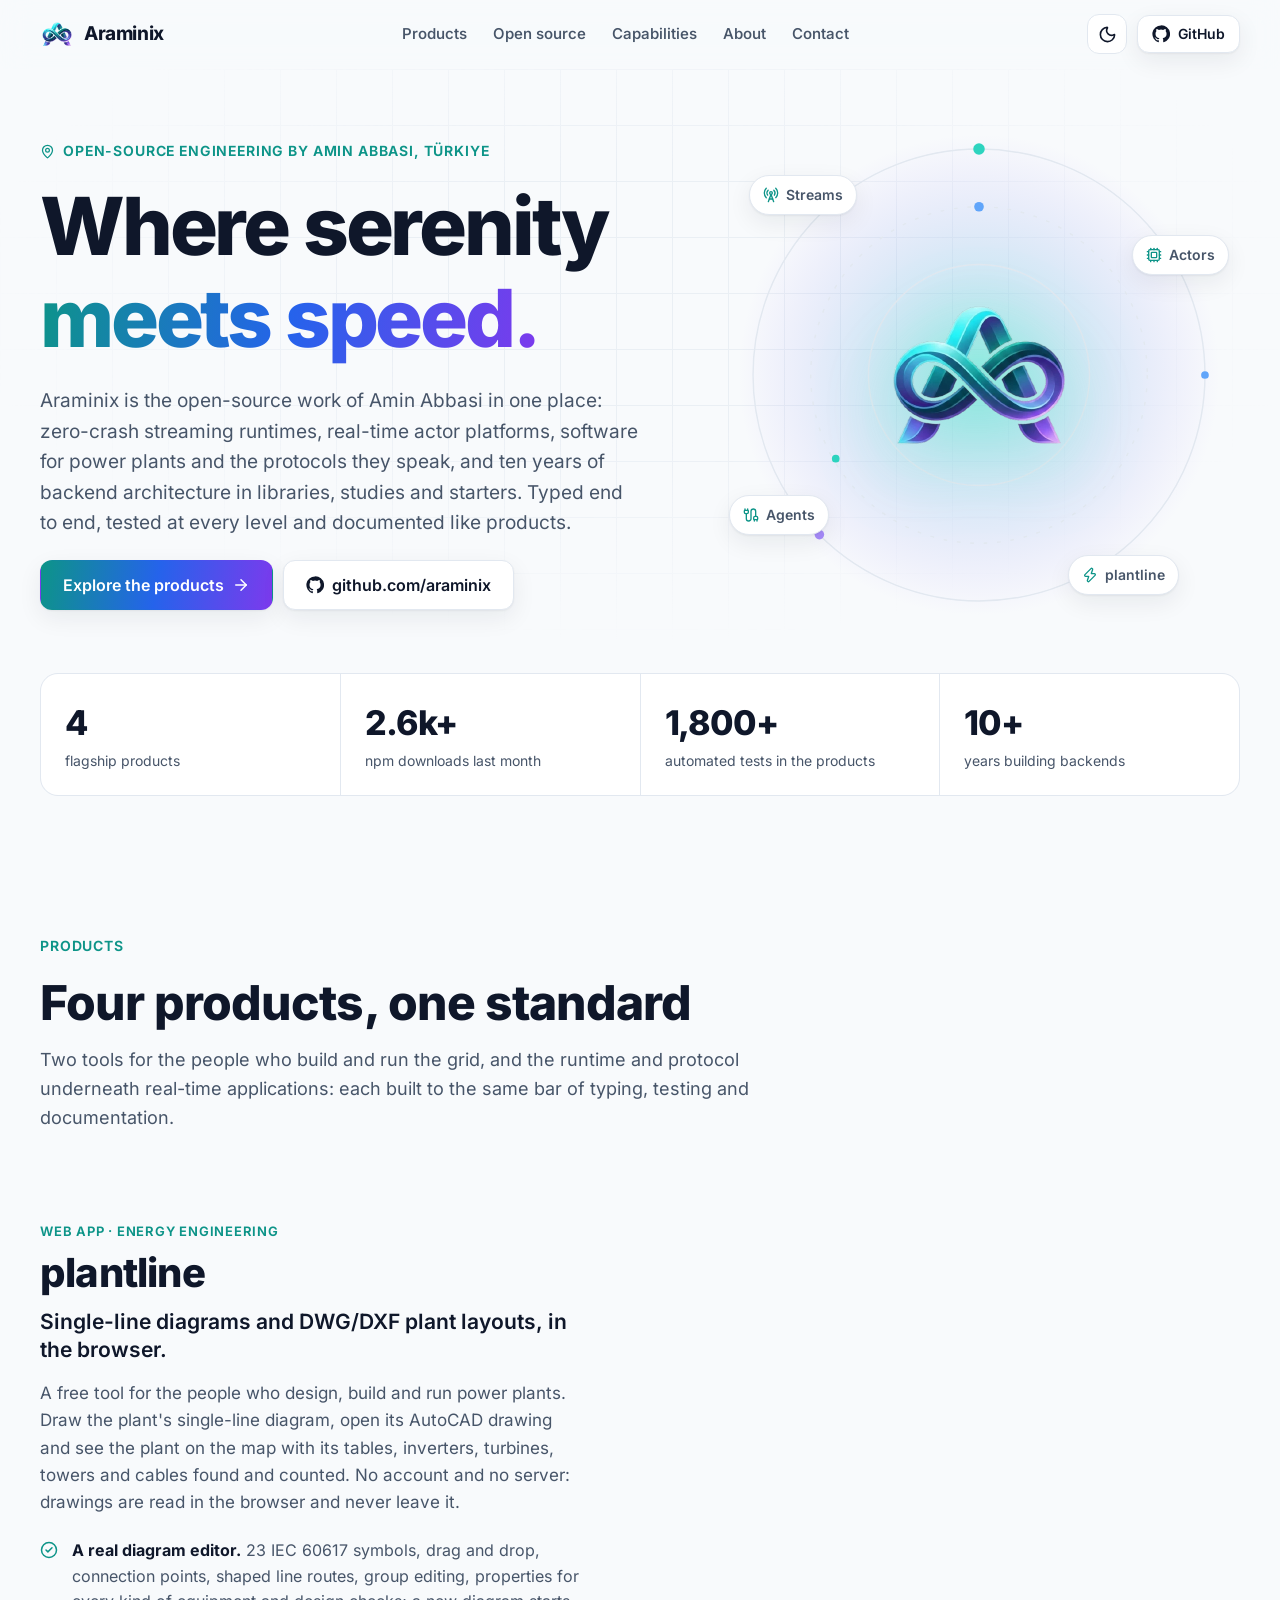
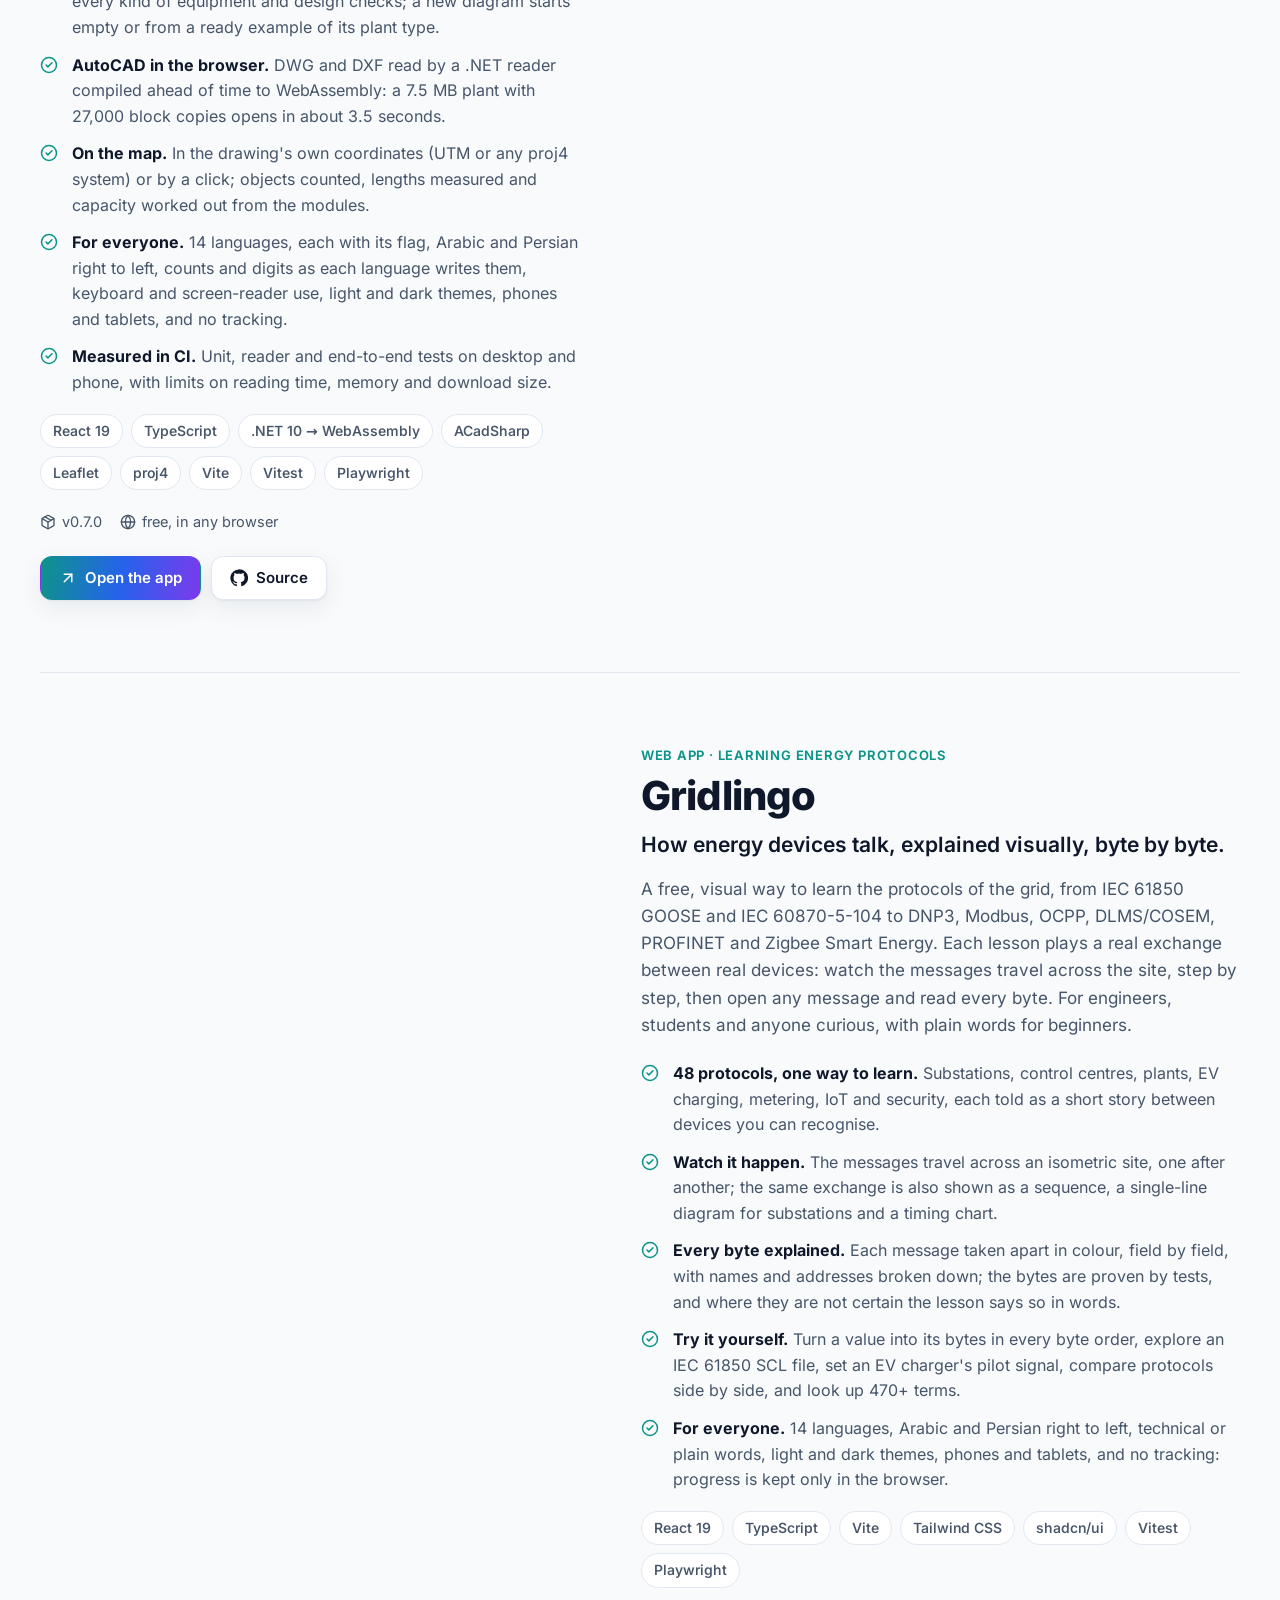
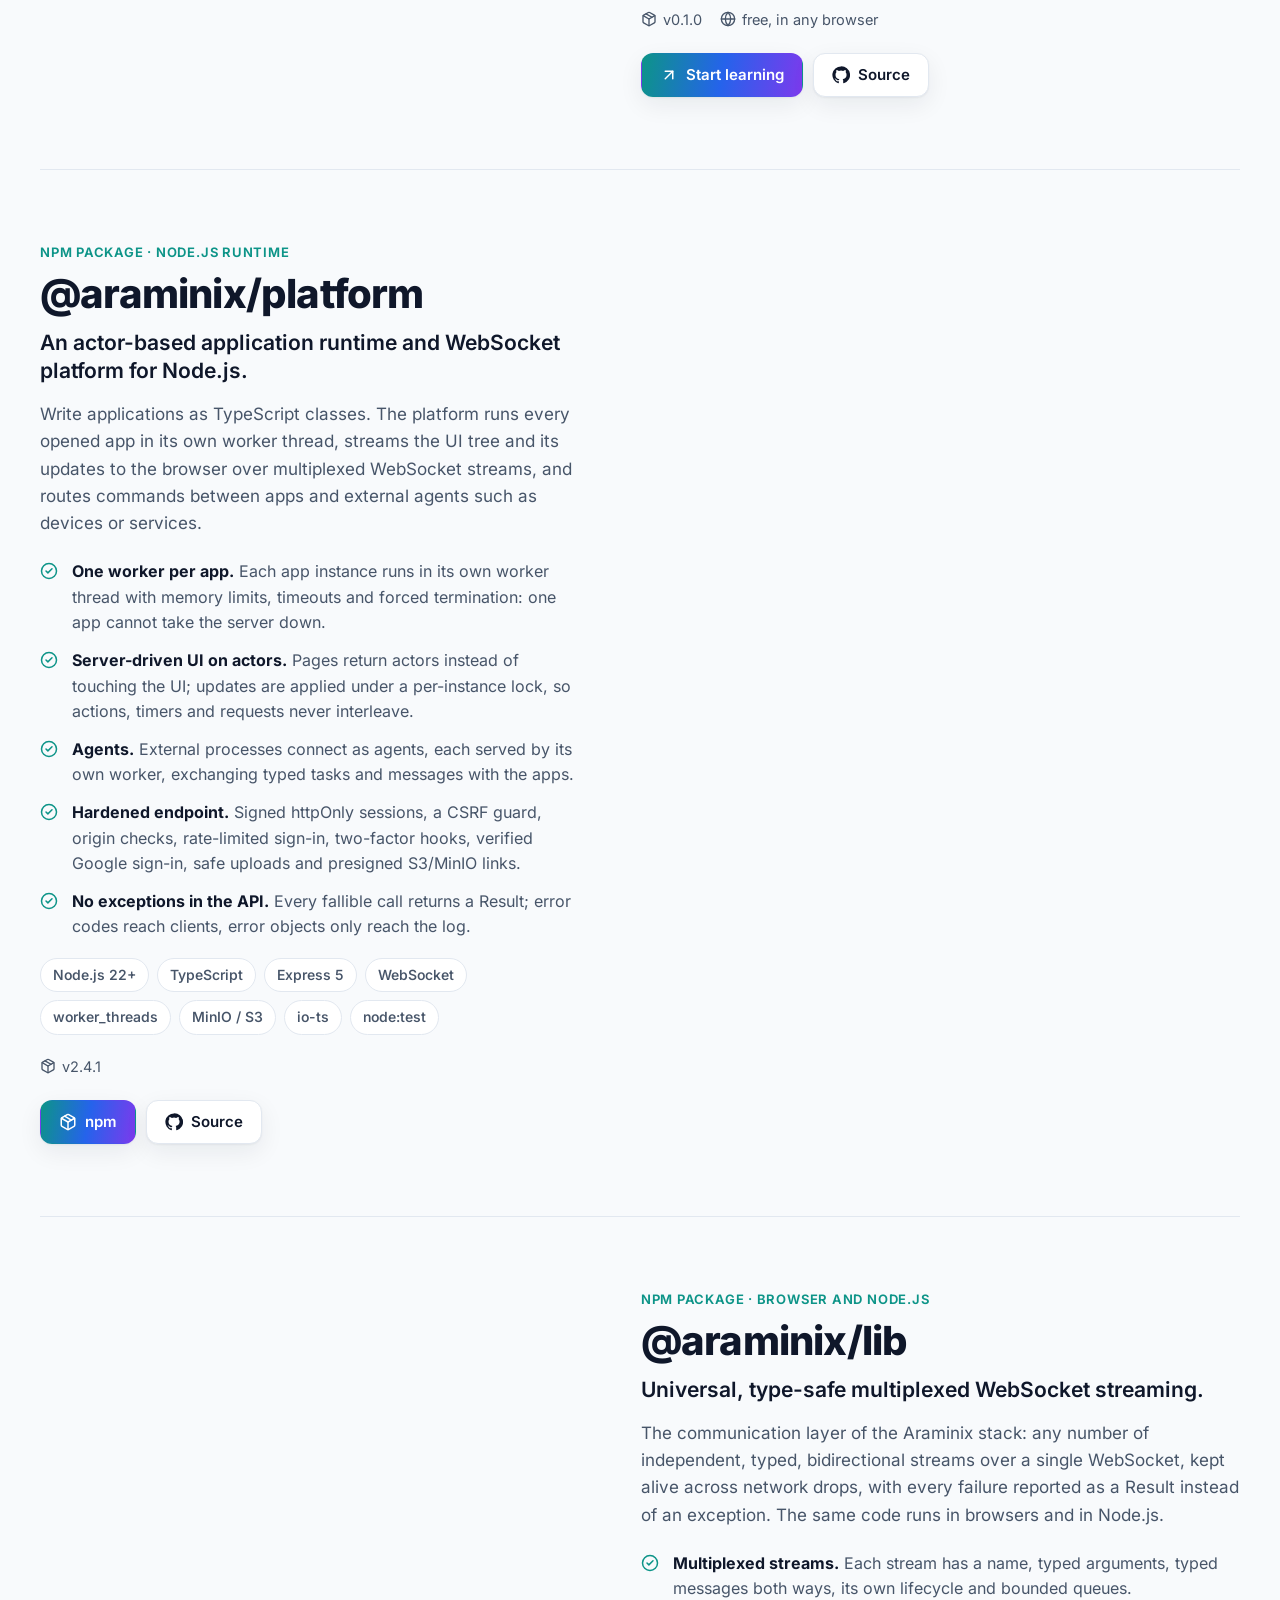
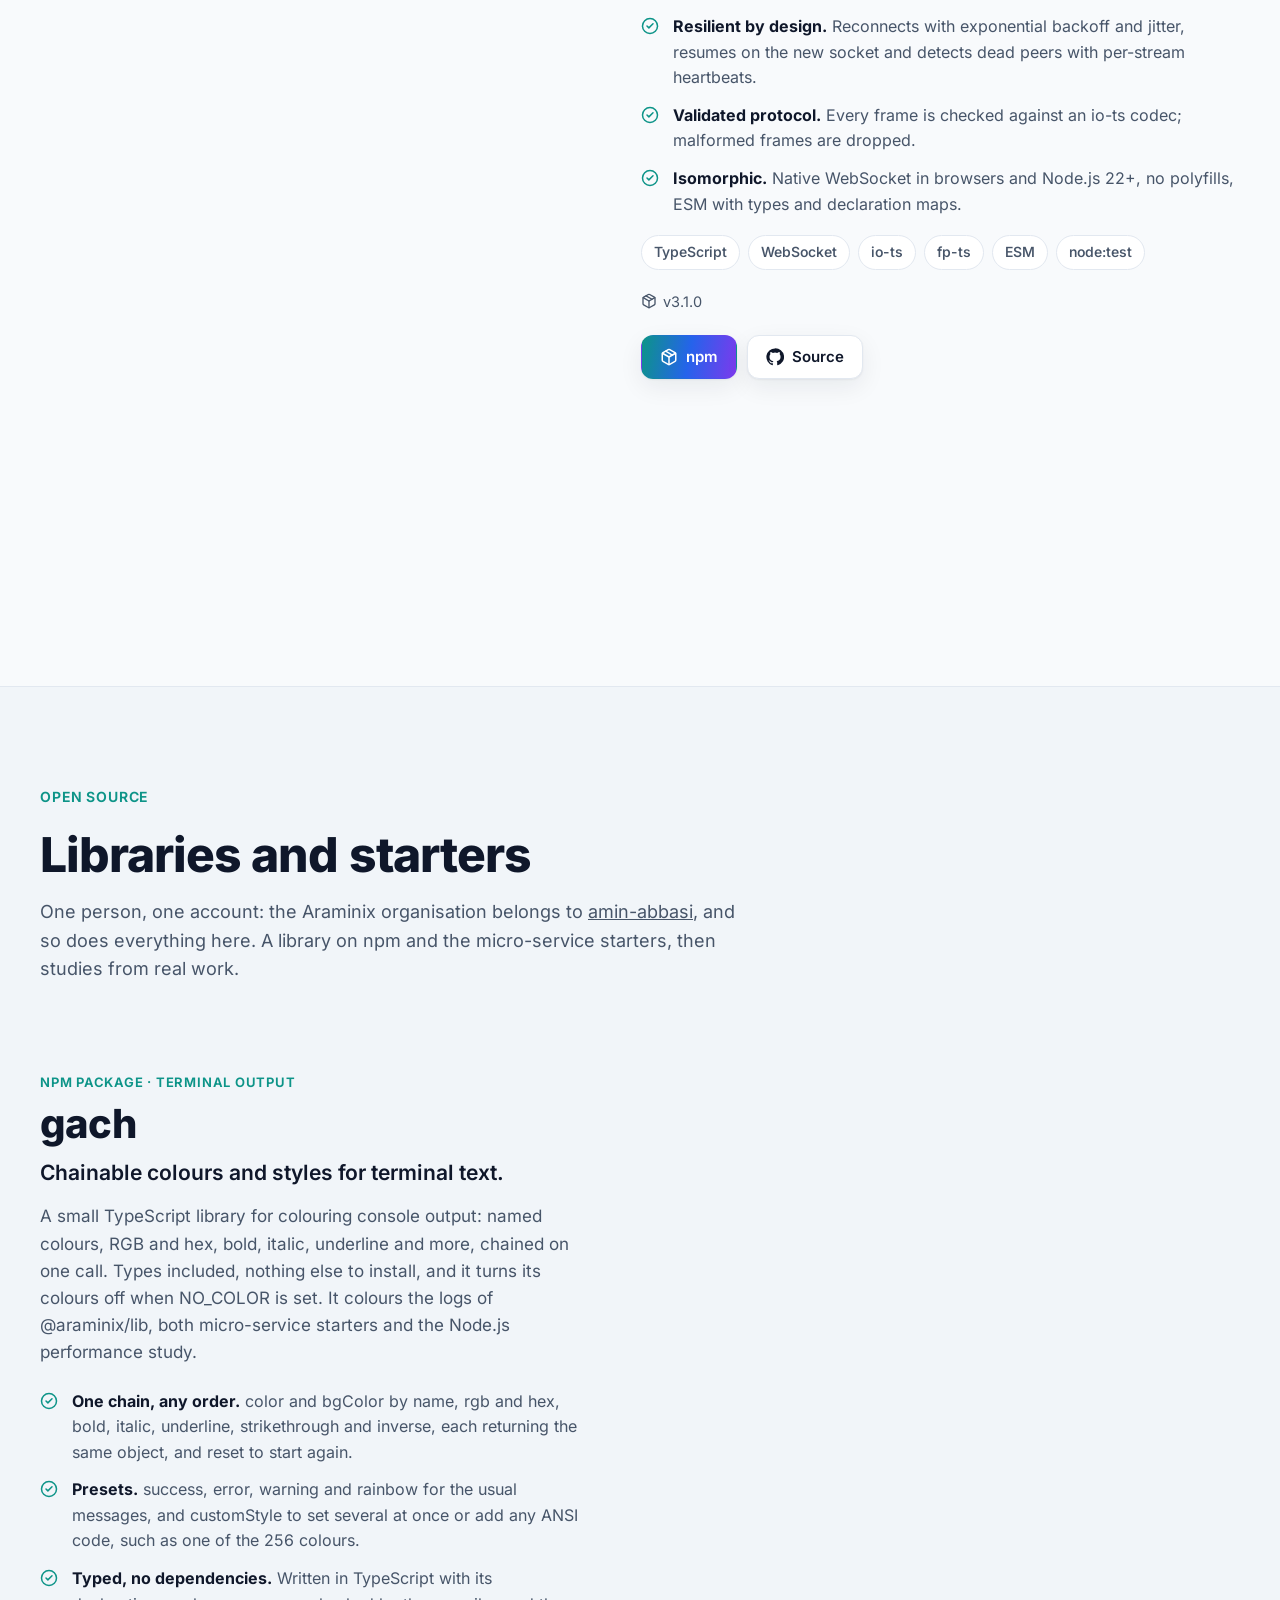
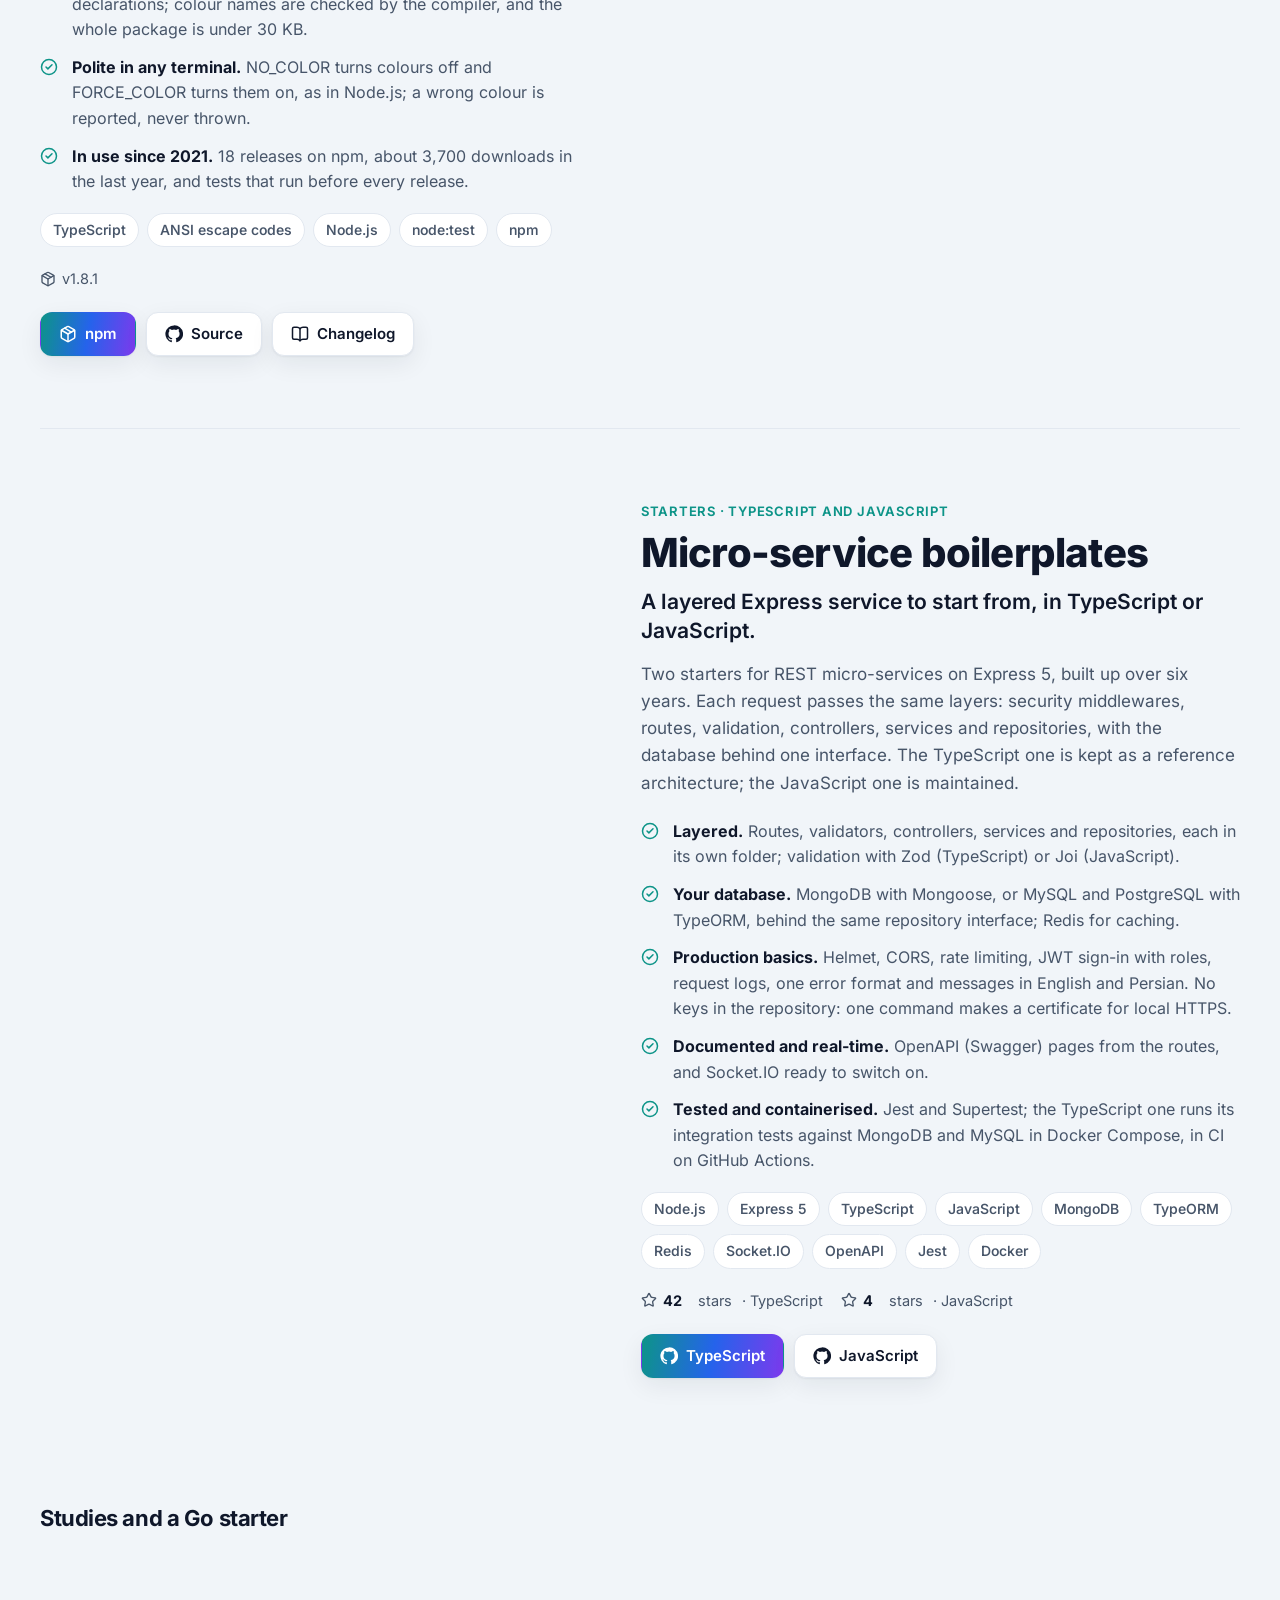
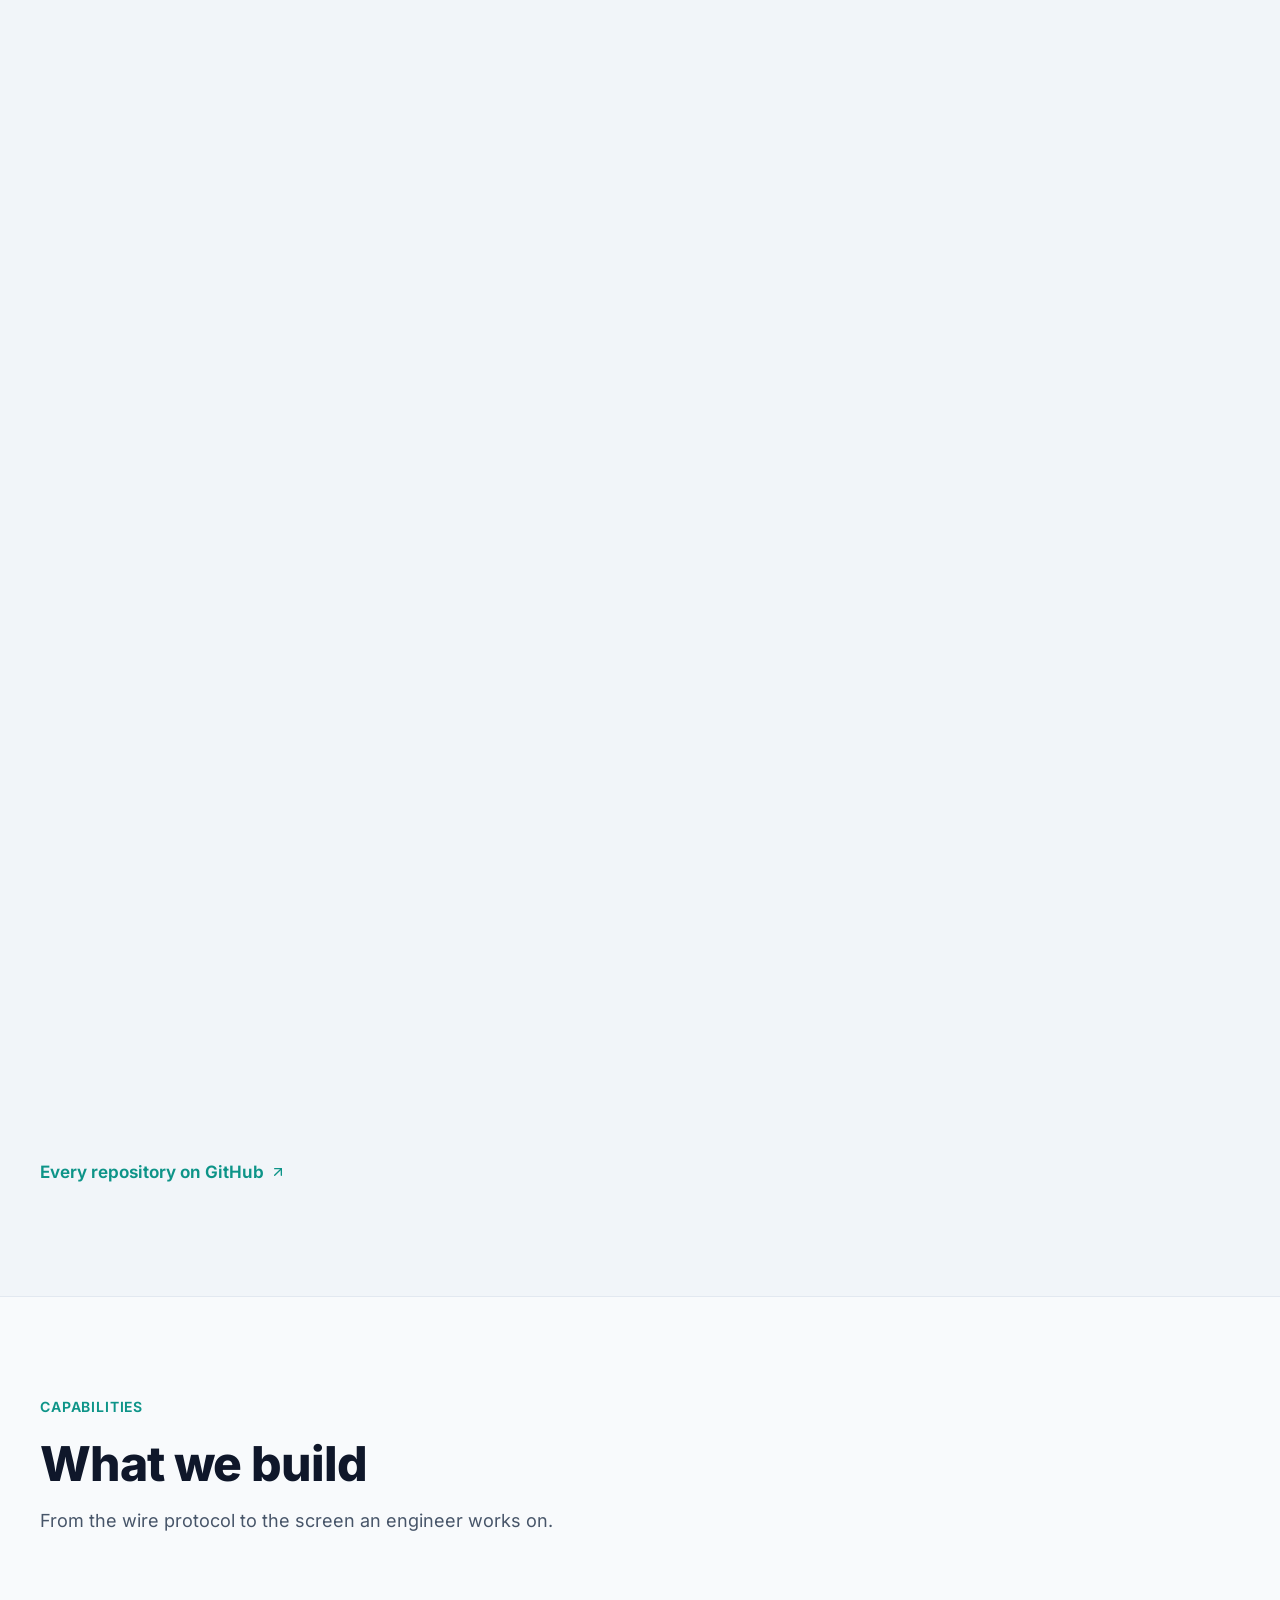
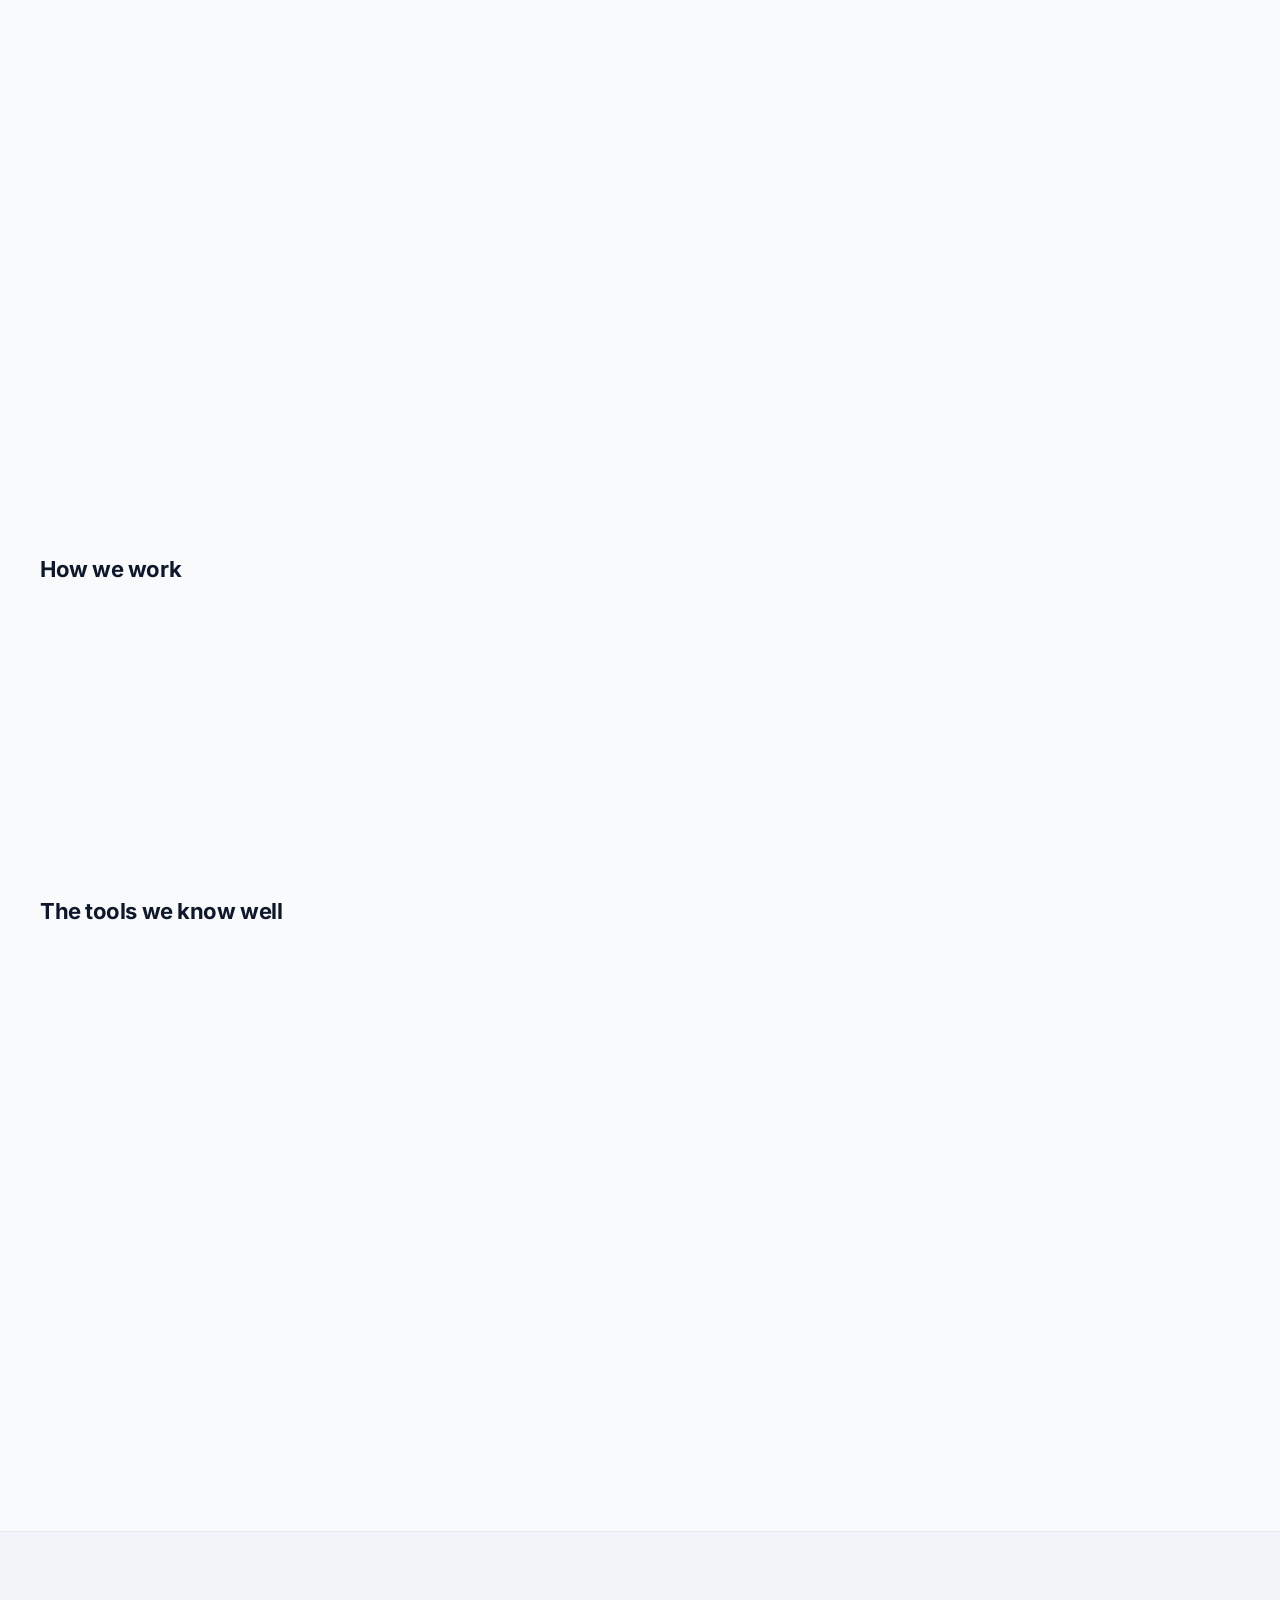
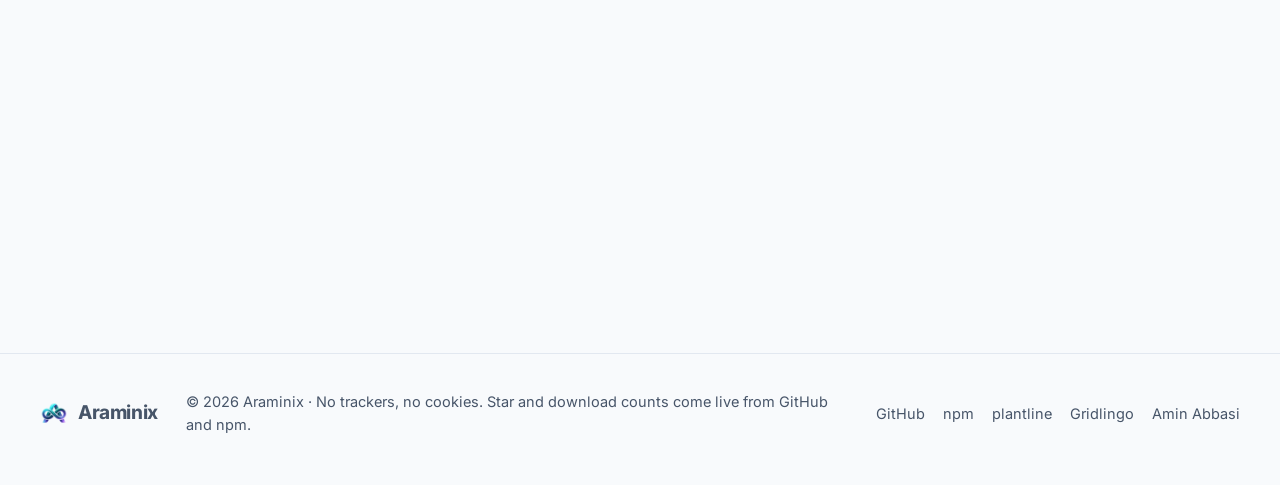
<file: index.html>
<!doctype html>
<html lang="en">
<head>
<meta charset="utf-8">
<meta name="viewport" content="width=device-width, initial-scale=1, viewport-fit=cover">
<meta http-equiv="Content-Security-Policy" content="default-src 'self'; img-src 'self' data:; style-src 'self'; script-src 'self'; font-src 'self'; connect-src https://api.github.com https://api.npmjs.org; object-src 'none'; base-uri 'self'; form-action 'none'">
<title>Araminix · streaming runtimes, real-time platforms and energy software</title>
<meta name="description" content="Araminix is Amin Abbasi's open-source work: plantline, Gridlingo, @araminix/platform and @araminix/lib, the gach library, micro-service starters and architecture studies.">
<link rel="canonical" href="https://araminix.github.io/">
<meta name="theme-color" content="#070b14" media="(prefers-color-scheme: dark)">
<meta name="theme-color" content="#f8fafc" media="(prefers-color-scheme: light)">
<link rel="icon" type="image/png" href="assets/img/icon-64.png">
<link rel="apple-touch-icon" href="assets/img/icon-180.png">
<link rel="preload" href="assets/fonts/inter.woff2" as="font" type="font/woff2" crossorigin>
<link rel="stylesheet" href="assets/css/site.css">
<script src="assets/js/theme.js"></script>
<script src="assets/js/site.js" defer></script>
<meta property="og:type" content="website">
<meta property="og:url" content="https://araminix.github.io/">
<meta property="og:title" content="Araminix · Where serenity meets speed.">
<meta property="og:description" content="Araminix is Amin Abbasi's open-source work: plantline, Gridlingo, @araminix/platform and @araminix/lib, the gach library, micro-service starters and architecture studies.">
<meta property="og:image" content="https://araminix.github.io/assets/img/og.png">
<meta property="og:image:width" content="1200">
<meta property="og:image:height" content="630">
<meta name="twitter:card" content="summary_large_image">
<script type="application/ld+json">{"@context":"https://schema.org","@type":"Organization","name":"Araminix","url":"https://araminix.github.io/","logo":"https://araminix.github.io/assets/img/icon-180.png","description":"Araminix is Amin Abbasi's open-source work: plantline, Gridlingo, @araminix/platform and @araminix/lib, the gach library, micro-service starters and architecture studies.","founder":{"@type":"Person","name":"Amin Abbasi","url":"https://amin-abbasi.github.io/","sameAs":["https://github.com/amin-abbasi","https://amin-abbasi.github.io/","https://dev.to/amin4193","https://x.com/amin4193"]},"sameAs":["https://github.com/araminix","https://www.npmjs.com/org/araminix"]}</script>
</head>
<body>
<a class="skip" href="#main">Skip to the content</a>
<header class="nav" id="nav">
  <div class="wrap nav-in">
    <a class="brand" href="#top"><img src="assets/img/icon-64.png" width="34" height="34" alt="">Araminix</a>
    <nav class="nav-links" aria-label="Sections"><a href="#products">Products</a><a href="#open-source">Open source</a><a href="#capabilities">Capabilities</a><a href="#about">About</a><a href="#contact">Contact</a></nav>
    <div class="nav-tools">
      <button class="icon-btn" id="theme" type="button" aria-label="Switch between light and dark"><svg class="icon only-dark" width="19" height="19" viewBox="0 0 24 24" fill="none" stroke="currentColor" stroke-width="2" stroke-linecap="round" stroke-linejoin="round" aria-hidden="true"><circle cx="12" cy="12" r="4"/><path d="M12 2v2"/><path d="M12 20v2"/><path d="m4.93 4.93 1.41 1.41"/><path d="m17.66 17.66 1.41 1.41"/><path d="M2 12h2"/><path d="M20 12h2"/><path d="m6.34 17.66-1.41 1.41"/><path d="m19.07 4.93-1.41 1.41"/></svg><svg class="icon only-light" width="19" height="19" viewBox="0 0 24 24" fill="none" stroke="currentColor" stroke-width="2" stroke-linecap="round" stroke-linejoin="round" aria-hidden="true"><path d="M20.985 12.486a9 9 0 1 1-9.473-9.472c.405-.022.617.46.402.803a6 6 0 0 0 8.268 8.268c.344-.215.825-.004.803.401"/></svg></button>
      <a class="btn small" href="https://github.com/araminix" rel="noopener" target="_blank"><svg class="icon" width="18" height="18" viewBox="0 0 24 24" fill="none" stroke="currentColor" stroke-width="2" stroke-linecap="round" stroke-linejoin="round" aria-hidden="true"><path fill="currentColor" stroke="none" d="M12 .5a11.5 11.5 0 0 0-3.64 22.41c.58.1.79-.25.79-.56v-2c-3.2.7-3.88-1.37-3.88-1.37-.52-1.34-1.28-1.69-1.28-1.69-1.05-.71.08-.7.08-.7 1.16.08 1.77 1.19 1.77 1.19 1.03 1.77 2.7 1.26 3.36.96.1-.75.4-1.26.73-1.55-2.55-.29-5.24-1.28-5.24-5.69 0-1.26.45-2.29 1.19-3.09-.12-.29-.52-1.46.11-3.05 0 0 .97-.31 3.17 1.18a11 11 0 0 1 5.77 0c2.2-1.49 3.17-1.18 3.17-1.18.63 1.59.23 2.76.11 3.05.74.8 1.19 1.83 1.19 3.09 0 4.42-2.7 5.4-5.26 5.68.41.36.78 1.06.78 2.14v3.17c0 .31.21.67.8.56A11.5 11.5 0 0 0 12 .5Z"/></svg>GitHub</a>
      <button class="icon-btn menu-btn" id="menu" type="button" aria-label="Sections" aria-expanded="false" aria-controls="mobile-nav"><svg class="icon" width="20" height="20" viewBox="0 0 24 24" fill="none" stroke="currentColor" stroke-width="2" stroke-linecap="round" stroke-linejoin="round" aria-hidden="true"><path d="M4 5h16"/><path d="M4 12h16"/><path d="M4 19h16"/></svg></button>
    </div>
  </div>
  <nav class="mobile-nav" id="mobile-nav" aria-label="Sections" hidden><a href="#products">Products</a><a href="#open-source">Open source</a><a href="#capabilities">Capabilities</a><a href="#about">About</a><a href="#contact">Contact</a></nav>
</header>

<main id="main">
<section class="hero" id="top">
  <div class="wrap hero-in">
    <div class="hero-text">
      <p class="eyebrow"><svg class="icon" width="15" height="15" viewBox="0 0 24 24" fill="none" stroke="currentColor" stroke-width="2" stroke-linecap="round" stroke-linejoin="round" aria-hidden="true"><path d="M20 10c0 4.993-5.539 10.193-7.399 11.799a1 1 0 0 1-1.202 0C9.539 20.193 4 14.993 4 10a8 8 0 0 1 16 0"/><circle cx="12" cy="10" r="3"/></svg>Open-source engineering by Amin Abbasi, Türkiye</p>
      <h1>Where serenity <span class="grad">meets speed.</span></h1>
      <p class="lead">Araminix is the open-source work of Amin Abbasi in one place: zero-crash streaming runtimes, real-time actor platforms, software for power plants and the protocols they speak, and ten years of backend architecture in libraries, studies and starters. Typed end to end, tested at every level and documented like products.</p>
      <div class="actions"><a class="btn primary big" href="#products">Explore the products<svg class="icon" width="18" height="18" viewBox="0 0 24 24" fill="none" stroke="currentColor" stroke-width="2" stroke-linecap="round" stroke-linejoin="round" aria-hidden="true"><path d="M5 12h14"/><path d="m12 5 7 7-7 7"/></svg></a><a class="btn big" href="https://github.com/araminix" rel="noopener" target="_blank"><svg class="icon" width="18" height="18" viewBox="0 0 24 24" fill="none" stroke="currentColor" stroke-width="2" stroke-linecap="round" stroke-linejoin="round" aria-hidden="true"><path fill="currentColor" stroke="none" d="M12 .5a11.5 11.5 0 0 0-3.64 22.41c.58.1.79-.25.79-.56v-2c-3.2.7-3.88-1.37-3.88-1.37-.52-1.34-1.28-1.69-1.28-1.69-1.05-.71.08-.7.08-.7 1.16.08 1.77 1.19 1.77 1.19 1.03 1.77 2.7 1.26 3.36.96.1-.75.4-1.26.73-1.55-2.55-.29-5.24-1.28-5.24-5.69 0-1.26.45-2.29 1.19-3.09-.12-.29-.52-1.46.11-3.05 0 0 .97-.31 3.17 1.18a11 11 0 0 1 5.77 0c2.2-1.49 3.17-1.18 3.17-1.18.63 1.59.23 2.76.11 3.05.74.8 1.19 1.83 1.19 3.09 0 4.42-2.7 5.4-5.26 5.68.41.36.78 1.06.78 2.14v3.17c0 .31.21.67.8.56A11.5 11.5 0 0 0 12 .5Z"/></svg>github.com/araminix</a></div>
    </div>
    
<div class="orbit" aria-hidden="true">
  <svg viewBox="0 0 520 520" class="orbit-rings">
    <defs><radialGradient id="glow"><stop offset="0" stop-color="var(--glow-a)" stop-opacity=".55"/><stop offset="1" stop-color="var(--glow-b)" stop-opacity="0"/></radialGradient></defs>
    <circle cx="260" cy="260" r="250" fill="url(#glow)"/>
    <circle cx="260" cy="260" r="235" class="ring"/>
    <circle cx="260" cy="260" r="175" class="ring dashed"/>
    <circle cx="260" cy="260" r="115" class="ring"/>
    <g class="spin slow"><circle cx="260" cy="25" r="6" class="dot a"/><circle cx="495" cy="260" r="4" class="dot b"/><circle cx="94" cy="426" r="5" class="dot c"/></g>
    <g class="spin fast"><circle cx="260" cy="85" r="5" class="dot b"/><circle cx="111" cy="347" r="4" class="dot a"/></g>
  </svg>
  <img src="assets/img/logo-400.webp" alt="" class="orbit-logo" width="200" height="200">
  <span class="chip c1"><svg class="icon" width="16" height="16" viewBox="0 0 24 24" fill="none" stroke="currentColor" stroke-width="2" stroke-linecap="round" stroke-linejoin="round" aria-hidden="true"><path d="M4.9 16.1C1 12.2 1 5.8 4.9 1.9"/><path d="M7.8 4.7a6.14 6.14 0 0 0-.8 7.5"/><circle cx="12" cy="9" r="2"/><path d="M16.2 4.8c2 2 2.26 5.11.8 7.47"/><path d="M19.1 1.9a9.96 9.96 0 0 1 0 14.1"/><path d="M9.5 18h5"/><path d="m8 22 4-11 4 11"/></svg>Streams</span>
  <span class="chip c2"><svg class="icon" width="16" height="16" viewBox="0 0 24 24" fill="none" stroke="currentColor" stroke-width="2" stroke-linecap="round" stroke-linejoin="round" aria-hidden="true"><path d="M12 20v2"/><path d="M12 2v2"/><path d="M17 20v2"/><path d="M17 2v2"/><path d="M2 12h2"/><path d="M2 17h2"/><path d="M2 7h2"/><path d="M20 12h2"/><path d="M20 17h2"/><path d="M20 7h2"/><path d="M7 20v2"/><path d="M7 2v2"/><rect x="4" y="4" width="16" height="16" rx="2"/><rect x="8" y="8" width="8" height="8" rx="1"/></svg>Actors</span>
  <span class="chip c3"><svg class="icon" width="16" height="16" viewBox="0 0 24 24" fill="none" stroke="currentColor" stroke-width="2" stroke-linecap="round" stroke-linejoin="round" aria-hidden="true"><path d="M17 19a1 1 0 0 1-1-1v-2a2 2 0 0 1 2-2h2a2 2 0 0 1 2 2v2a1 1 0 0 1-1 1z"/><path d="M17 21v-2"/><path d="M19 14V6.5a1 1 0 0 0-7 0v11a1 1 0 0 1-7 0V10"/><path d="M21 21v-2"/><path d="M3 5V3"/><path d="M4 10a2 2 0 0 1-2-2V6a1 1 0 0 1 1-1h4a1 1 0 0 1 1 1v2a2 2 0 0 1-2 2z"/><path d="M7 5V3"/></svg>Agents</span>
  <span class="chip c4"><svg class="icon" width="16" height="16" viewBox="0 0 24 24" fill="none" stroke="currentColor" stroke-width="2" stroke-linecap="round" stroke-linejoin="round" aria-hidden="true"><path d="M15.914 4a1.5 1.5 0 00-2.474-1.561l-9 9A1.5 1.5 0 005.5 14h4.002a.5.5 0 01.471.666L8.086 20a1.5 1.5 0 002.475 1.56l9-9A1.5 1.5 0 0018.5 10h-3.997a.5.5 0 01-.472-.667z"/></svg>plantline</span>
</div>
  </div>
  <div class="wrap"><dl class="stats"><div><dt>flagship products</dt><dd>4</dd></div><div><dt>npm downloads last month</dt><dd data-live="npm-total">2.6k+</dd></div><div><dt>automated tests in the products</dt><dd>1,800+</dd></div><div><dt>years building backends</dt><dd>10+</dd></div></dl></div>
</section>

<section class="section" id="products">
  <div class="wrap">
    <header class="section-head"><p class="eyebrow">Products</p><h2>Four products, one standard</h2><p>Two tools for the people who build and run the grid, and the runtime and protocol underneath real-time applications: each built to the same bar of typing, testing and documentation.</p></header>
    
<article class="product" id="plantline">
  <div class="product-text">
    <p class="kind">Web app · Energy engineering</p>
    <h3>plantline</h3>
    <p class="product-tagline">Single-line diagrams and DWG/DXF plant layouts, in the browser.</p>
    <p>A free tool for the people who design, build and run power plants. Draw the plant's single-line diagram, open its AutoCAD drawing and see the plant on the map with its tables, inverters, turbines, towers and cables found and counted. No account and no server: drawings are read in the browser and never leave it.</p>
    <ul class="points"><li><svg class="icon" width="18" height="18" viewBox="0 0 24 24" fill="none" stroke="currentColor" stroke-width="2" stroke-linecap="round" stroke-linejoin="round" aria-hidden="true"><circle cx="12" cy="12" r="10"/><path d="m16 9-5.5 5.5L8 12"/></svg><span><b>A real diagram editor.</b> 23 IEC 60617 symbols, drag and drop, connection points, shaped line routes, group editing, properties for every kind of equipment and design checks; a new diagram starts empty or from a ready example of its plant type.</span></li><li><svg class="icon" width="18" height="18" viewBox="0 0 24 24" fill="none" stroke="currentColor" stroke-width="2" stroke-linecap="round" stroke-linejoin="round" aria-hidden="true"><circle cx="12" cy="12" r="10"/><path d="m16 9-5.5 5.5L8 12"/></svg><span><b>AutoCAD in the browser.</b> DWG and DXF read by a .NET reader compiled ahead of time to WebAssembly: a 7.5 MB plant with 27,000 block copies opens in about 3.5 seconds.</span></li><li><svg class="icon" width="18" height="18" viewBox="0 0 24 24" fill="none" stroke="currentColor" stroke-width="2" stroke-linecap="round" stroke-linejoin="round" aria-hidden="true"><circle cx="12" cy="12" r="10"/><path d="m16 9-5.5 5.5L8 12"/></svg><span><b>On the map.</b> In the drawing's own coordinates (UTM or any proj4 system) or by a click; objects counted, lengths measured and capacity worked out from the modules.</span></li><li><svg class="icon" width="18" height="18" viewBox="0 0 24 24" fill="none" stroke="currentColor" stroke-width="2" stroke-linecap="round" stroke-linejoin="round" aria-hidden="true"><circle cx="12" cy="12" r="10"/><path d="m16 9-5.5 5.5L8 12"/></svg><span><b>For everyone.</b> 14 languages, each with its flag, Arabic and Persian right to left, counts and digits as each language writes them, keyboard and screen-reader use, light and dark themes, phones and tablets, and no tracking.</span></li><li><svg class="icon" width="18" height="18" viewBox="0 0 24 24" fill="none" stroke="currentColor" stroke-width="2" stroke-linecap="round" stroke-linejoin="round" aria-hidden="true"><circle cx="12" cy="12" r="10"/><path d="m16 9-5.5 5.5L8 12"/></svg><span><b>Measured in CI.</b> Unit, reader and end-to-end tests on desktop and phone, with limits on reading time, memory and download size.</span></li></ul>
    <ul class="chips"><li class="chip">React 19</li><li class="chip">TypeScript</li><li class="chip">.NET 10 → WebAssembly</li><li class="chip">ACadSharp</li><li class="chip">Leaflet</li><li class="chip">proj4</li><li class="chip">Vite</li><li class="chip">Vitest</li><li class="chip">Playwright</li></ul>
    <div class="meta">
      <span hidden><svg class="icon" width="16" height="16" viewBox="0 0 24 24" fill="none" stroke="currentColor" stroke-width="2" stroke-linecap="round" stroke-linejoin="round" aria-hidden="true"><path d="M11.525 2.295a.53.53 0 0 1 .95 0l2.31 4.679a2.123 2.123 0 0 0 1.595 1.16l5.166.756a.53.53 0 0 1 .294.904l-3.736 3.638a2.123 2.123 0 0 0-.611 1.878l.882 5.14a.53.53 0 0 1-.771.56l-4.618-2.428a2.122 2.122 0 0 0-1.973 0L6.396 21.01a.53.53 0 0 1-.77-.56l.881-5.139a2.122 2.122 0 0 0-.611-1.879L2.16 9.795a.53.53 0 0 1 .294-.906l5.165-.755a2.122 2.122 0 0 0 1.597-1.16z"/></svg><b data-stars="araminix/plantline"></b> <span class="unit">stars</span></span>
      <span><svg class="icon" width="16" height="16" viewBox="0 0 24 24" fill="none" stroke="currentColor" stroke-width="2" stroke-linecap="round" stroke-linejoin="round" aria-hidden="true"><path d="M11 21.73a2 2 0 0 0 2 0l7-4A2 2 0 0 0 21 16V8a2 2 0 0 0-1-1.73l-7-4a2 2 0 0 0-2 0l-7 4A2 2 0 0 0 3 8v8a2 2 0 0 0 1 1.73z"/><path d="M12 22V12"/><polyline points="3.29 7 12 12 20.71 7"/><path d="m7.5 4.27 9 5.15"/></svg>v0.7.0</span>
      <span><svg class="icon" width="16" height="16" viewBox="0 0 24 24" fill="none" stroke="currentColor" stroke-width="2" stroke-linecap="round" stroke-linejoin="round" aria-hidden="true"><circle cx="12" cy="12" r="10"/><path d="M12 2a14.5 14.5 0 0 0 0 20 14.5 14.5 0 0 0 0-20"/><path d="M2 12h20"/></svg>free, in any browser</span>
    </div>
    <div class="actions"><a class="btn primary" href="https://araminix.github.io/plantline/" rel="noopener" target="_blank"><svg class="icon" width="18" height="18" viewBox="0 0 24 24" fill="none" stroke="currentColor" stroke-width="2" stroke-linecap="round" stroke-linejoin="round" aria-hidden="true"><path d="M7 7h10v10"/><path d="M7 17 17 7"/></svg>Open the app</a><a class="btn" href="https://github.com/araminix/plantline" rel="noopener" target="_blank"><svg class="icon" width="18" height="18" viewBox="0 0 24 24" fill="none" stroke="currentColor" stroke-width="2" stroke-linecap="round" stroke-linejoin="round" aria-hidden="true"><path fill="currentColor" stroke="none" d="M12 .5a11.5 11.5 0 0 0-3.64 22.41c.58.1.79-.25.79-.56v-2c-3.2.7-3.88-1.37-3.88-1.37-.52-1.34-1.28-1.69-1.28-1.69-1.05-.71.08-.7.08-.7 1.16.08 1.77 1.19 1.77 1.19 1.03 1.77 2.7 1.26 3.36.96.1-.75.4-1.26.73-1.55-2.55-.29-5.24-1.28-5.24-5.69 0-1.26.45-2.29 1.19-3.09-.12-.29-.52-1.46.11-3.05 0 0 .97-.31 3.17 1.18a11 11 0 0 1 5.77 0c2.2-1.49 3.17-1.18 3.17-1.18.63 1.59.23 2.76.11 3.05.74.8 1.19 1.83 1.19 3.09 0 4.42-2.7 5.4-5.26 5.68.41.36.78 1.06.78 2.14v3.17c0 .31.21.67.8.56A11.5 11.5 0 0 0 12 .5Z"/></svg>Source</a></div>
  </div>
  <div class="product-media reveal">
<div class="shots">
  <figure class="frame back"><img src="assets/img/plantline/layout.webp" alt="plantline's plant layout: a solar plant on satellite imagery with an inverter described" width="1440" height="900" loading="lazy"></figure>
  <figure class="frame front">
    <img class="only-light" src="assets/img/plantline/diagram.webp" alt="plantline's diagram editor: a solar plant's single-line diagram with a transformer's properties" width="1440" height="900" loading="lazy">
    <img class="only-dark" src="assets/img/plantline/dark.webp" alt="plantline's diagram editor in the dark theme, its language list open: 14 languages, each with its flag" width="1440" height="900" loading="lazy">
  </figure>
  <figure class="frame phone"><img src="assets/img/plantline/phone.webp" alt="plantline on a phone, in Persian, right to left" width="412" height="839" loading="lazy"></figure>
</div></div>
</article>
<article class="product flip" id="gridlingo">
  <div class="product-text">
    <p class="kind">Web app · Learning energy protocols</p>
    <h3>Gridlingo</h3>
    <p class="product-tagline">How energy devices talk, explained visually, byte by byte.</p>
    <p>A free, visual way to learn the protocols of the grid, from IEC 61850 GOOSE and IEC 60870-5-104 to DNP3, Modbus, OCPP, DLMS/COSEM, PROFINET and Zigbee Smart Energy. Each lesson plays a real exchange between real devices: watch the messages travel across the site, step by step, then open any message and read every byte. For engineers, students and anyone curious, with plain words for beginners.</p>
    <ul class="points"><li><svg class="icon" width="18" height="18" viewBox="0 0 24 24" fill="none" stroke="currentColor" stroke-width="2" stroke-linecap="round" stroke-linejoin="round" aria-hidden="true"><circle cx="12" cy="12" r="10"/><path d="m16 9-5.5 5.5L8 12"/></svg><span><b>48 protocols, one way to learn.</b> Substations, control centres, plants, EV charging, metering, IoT and security, each told as a short story between devices you can recognise.</span></li><li><svg class="icon" width="18" height="18" viewBox="0 0 24 24" fill="none" stroke="currentColor" stroke-width="2" stroke-linecap="round" stroke-linejoin="round" aria-hidden="true"><circle cx="12" cy="12" r="10"/><path d="m16 9-5.5 5.5L8 12"/></svg><span><b>Watch it happen.</b> The messages travel across an isometric site, one after another; the same exchange is also shown as a sequence, a single-line diagram for substations and a timing chart.</span></li><li><svg class="icon" width="18" height="18" viewBox="0 0 24 24" fill="none" stroke="currentColor" stroke-width="2" stroke-linecap="round" stroke-linejoin="round" aria-hidden="true"><circle cx="12" cy="12" r="10"/><path d="m16 9-5.5 5.5L8 12"/></svg><span><b>Every byte explained.</b> Each message taken apart in colour, field by field, with names and addresses broken down; the bytes are proven by tests, and where they are not certain the lesson says so in words.</span></li><li><svg class="icon" width="18" height="18" viewBox="0 0 24 24" fill="none" stroke="currentColor" stroke-width="2" stroke-linecap="round" stroke-linejoin="round" aria-hidden="true"><circle cx="12" cy="12" r="10"/><path d="m16 9-5.5 5.5L8 12"/></svg><span><b>Try it yourself.</b> Turn a value into its bytes in every byte order, explore an IEC 61850 SCL file, set an EV charger's pilot signal, compare protocols side by side, and look up 470+ terms.</span></li><li><svg class="icon" width="18" height="18" viewBox="0 0 24 24" fill="none" stroke="currentColor" stroke-width="2" stroke-linecap="round" stroke-linejoin="round" aria-hidden="true"><circle cx="12" cy="12" r="10"/><path d="m16 9-5.5 5.5L8 12"/></svg><span><b>For everyone.</b> 14 languages, Arabic and Persian right to left, technical or plain words, light and dark themes, phones and tablets, and no tracking: progress is kept only in the browser.</span></li></ul>
    <ul class="chips"><li class="chip">React 19</li><li class="chip">TypeScript</li><li class="chip">Vite</li><li class="chip">Tailwind CSS</li><li class="chip">shadcn/ui</li><li class="chip">Vitest</li><li class="chip">Playwright</li></ul>
    <div class="meta">
      <span hidden><svg class="icon" width="16" height="16" viewBox="0 0 24 24" fill="none" stroke="currentColor" stroke-width="2" stroke-linecap="round" stroke-linejoin="round" aria-hidden="true"><path d="M11.525 2.295a.53.53 0 0 1 .95 0l2.31 4.679a2.123 2.123 0 0 0 1.595 1.16l5.166.756a.53.53 0 0 1 .294.904l-3.736 3.638a2.123 2.123 0 0 0-.611 1.878l.882 5.14a.53.53 0 0 1-.771.56l-4.618-2.428a2.122 2.122 0 0 0-1.973 0L6.396 21.01a.53.53 0 0 1-.77-.56l.881-5.139a2.122 2.122 0 0 0-.611-1.879L2.16 9.795a.53.53 0 0 1 .294-.906l5.165-.755a2.122 2.122 0 0 0 1.597-1.16z"/></svg><b data-stars="araminix/gridlingo"></b> <span class="unit">stars</span></span>
      <span><svg class="icon" width="16" height="16" viewBox="0 0 24 24" fill="none" stroke="currentColor" stroke-width="2" stroke-linecap="round" stroke-linejoin="round" aria-hidden="true"><path d="M11 21.73a2 2 0 0 0 2 0l7-4A2 2 0 0 0 21 16V8a2 2 0 0 0-1-1.73l-7-4a2 2 0 0 0-2 0l-7 4A2 2 0 0 0 3 8v8a2 2 0 0 0 1 1.73z"/><path d="M12 22V12"/><polyline points="3.29 7 12 12 20.71 7"/><path d="m7.5 4.27 9 5.15"/></svg>v0.1.0</span>
      <span><svg class="icon" width="16" height="16" viewBox="0 0 24 24" fill="none" stroke="currentColor" stroke-width="2" stroke-linecap="round" stroke-linejoin="round" aria-hidden="true"><circle cx="12" cy="12" r="10"/><path d="M12 2a14.5 14.5 0 0 0 0 20 14.5 14.5 0 0 0 0-20"/><path d="M2 12h20"/></svg>free, in any browser</span>
    </div>
    <div class="actions"><a class="btn primary" href="https://araminix.github.io/gridlingo/" rel="noopener" target="_blank"><svg class="icon" width="18" height="18" viewBox="0 0 24 24" fill="none" stroke="currentColor" stroke-width="2" stroke-linecap="round" stroke-linejoin="round" aria-hidden="true"><path d="M7 7h10v10"/><path d="M7 17 17 7"/></svg>Start learning</a><a class="btn" href="https://github.com/araminix/gridlingo" rel="noopener" target="_blank"><svg class="icon" width="18" height="18" viewBox="0 0 24 24" fill="none" stroke="currentColor" stroke-width="2" stroke-linecap="round" stroke-linejoin="round" aria-hidden="true"><path fill="currentColor" stroke="none" d="M12 .5a11.5 11.5 0 0 0-3.64 22.41c.58.1.79-.25.79-.56v-2c-3.2.7-3.88-1.37-3.88-1.37-.52-1.34-1.28-1.69-1.28-1.69-1.05-.71.08-.7.08-.7 1.16.08 1.77 1.19 1.77 1.19 1.03 1.77 2.7 1.26 3.36.96.1-.75.4-1.26.73-1.55-2.55-.29-5.24-1.28-5.24-5.69 0-1.26.45-2.29 1.19-3.09-.12-.29-.52-1.46.11-3.05 0 0 .97-.31 3.17 1.18a11 11 0 0 1 5.77 0c2.2-1.49 3.17-1.18 3.17-1.18.63 1.59.23 2.76.11 3.05.74.8 1.19 1.83 1.19 3.09 0 4.42-2.7 5.4-5.26 5.68.41.36.78 1.06.78 2.14v3.17c0 .31.21.67.8.56A11.5 11.5 0 0 0 12 .5Z"/></svg>Source</a></div>
  </div>
  <div class="product-media reveal">
<div class="shots">
  <figure class="frame back"><img src="assets/img/gridlingo/library.webp" alt="Gridlingo's home page: 48 protocols in seven groups, beside a small energy site" width="1440" height="900" loading="lazy"></figure>
  <figure class="frame front">
    <img class="only-light" src="assets/img/gridlingo/lesson.webp" alt="A Gridlingo lesson on IEC 61850 GOOSE: a protection relay announces a trip to every subscriber across the substation" width="1440" height="900" loading="lazy">
    <img class="only-dark" src="assets/img/gridlingo/lesson-dark.webp" alt="The same GOOSE lesson in the dark theme" width="1440" height="900" loading="lazy">
  </figure>
  <figure class="frame phone"><img src="assets/img/gridlingo/phone.webp" alt="A Gridlingo lesson on IEC 60870-5-104 on a phone, in Persian, right to left" width="412" height="839" loading="lazy"></figure>
</div></div>
</article>
<article class="product" id="platform">
  <div class="product-text">
    <p class="kind">npm package · Node.js runtime</p>
    <h3>@araminix/platform</h3>
    <p class="product-tagline">An actor-based application runtime and WebSocket platform for Node.js.</p>
    <p>Write applications as TypeScript classes. The platform runs every opened app in its own worker thread, streams the UI tree and its updates to the browser over multiplexed WebSocket streams, and routes commands between apps and external agents such as devices or services.</p>
    <ul class="points"><li><svg class="icon" width="18" height="18" viewBox="0 0 24 24" fill="none" stroke="currentColor" stroke-width="2" stroke-linecap="round" stroke-linejoin="round" aria-hidden="true"><circle cx="12" cy="12" r="10"/><path d="m16 9-5.5 5.5L8 12"/></svg><span><b>One worker per app.</b> Each app instance runs in its own worker thread with memory limits, timeouts and forced termination: one app cannot take the server down.</span></li><li><svg class="icon" width="18" height="18" viewBox="0 0 24 24" fill="none" stroke="currentColor" stroke-width="2" stroke-linecap="round" stroke-linejoin="round" aria-hidden="true"><circle cx="12" cy="12" r="10"/><path d="m16 9-5.5 5.5L8 12"/></svg><span><b>Server-driven UI on actors.</b> Pages return actors instead of touching the UI; updates are applied under a per-instance lock, so actions, timers and requests never interleave.</span></li><li><svg class="icon" width="18" height="18" viewBox="0 0 24 24" fill="none" stroke="currentColor" stroke-width="2" stroke-linecap="round" stroke-linejoin="round" aria-hidden="true"><circle cx="12" cy="12" r="10"/><path d="m16 9-5.5 5.5L8 12"/></svg><span><b>Agents.</b> External processes connect as agents, each served by its own worker, exchanging typed tasks and messages with the apps.</span></li><li><svg class="icon" width="18" height="18" viewBox="0 0 24 24" fill="none" stroke="currentColor" stroke-width="2" stroke-linecap="round" stroke-linejoin="round" aria-hidden="true"><circle cx="12" cy="12" r="10"/><path d="m16 9-5.5 5.5L8 12"/></svg><span><b>Hardened endpoint.</b> Signed httpOnly sessions, a CSRF guard, origin checks, rate-limited sign-in, two-factor hooks, verified Google sign-in, safe uploads and presigned S3/MinIO links.</span></li><li><svg class="icon" width="18" height="18" viewBox="0 0 24 24" fill="none" stroke="currentColor" stroke-width="2" stroke-linecap="round" stroke-linejoin="round" aria-hidden="true"><circle cx="12" cy="12" r="10"/><path d="m16 9-5.5 5.5L8 12"/></svg><span><b>No exceptions in the API.</b> Every fallible call returns a Result; error codes reach clients, error objects only reach the log.</span></li></ul>
    <ul class="chips"><li class="chip">Node.js 22+</li><li class="chip">TypeScript</li><li class="chip">Express 5</li><li class="chip">WebSocket</li><li class="chip">worker_threads</li><li class="chip">MinIO / S3</li><li class="chip">io-ts</li><li class="chip">node:test</li></ul>
    <div class="meta">
      <span hidden><svg class="icon" width="16" height="16" viewBox="0 0 24 24" fill="none" stroke="currentColor" stroke-width="2" stroke-linecap="round" stroke-linejoin="round" aria-hidden="true"><path d="M11.525 2.295a.53.53 0 0 1 .95 0l2.31 4.679a2.123 2.123 0 0 0 1.595 1.16l5.166.756a.53.53 0 0 1 .294.904l-3.736 3.638a2.123 2.123 0 0 0-.611 1.878l.882 5.14a.53.53 0 0 1-.771.56l-4.618-2.428a2.122 2.122 0 0 0-1.973 0L6.396 21.01a.53.53 0 0 1-.77-.56l.881-5.139a2.122 2.122 0 0 0-.611-1.879L2.16 9.795a.53.53 0 0 1 .294-.906l5.165-.755a2.122 2.122 0 0 0 1.597-1.16z"/></svg><b data-stars="araminix/platform"></b> <span class="unit">stars</span></span>
      <span><svg class="icon" width="16" height="16" viewBox="0 0 24 24" fill="none" stroke="currentColor" stroke-width="2" stroke-linecap="round" stroke-linejoin="round" aria-hidden="true"><path d="M11 21.73a2 2 0 0 0 2 0l7-4A2 2 0 0 0 21 16V8a2 2 0 0 0-1-1.73l-7-4a2 2 0 0 0-2 0l-7 4A2 2 0 0 0 3 8v8a2 2 0 0 0 1 1.73z"/><path d="M12 22V12"/><polyline points="3.29 7 12 12 20.71 7"/><path d="m7.5 4.27 9 5.15"/></svg>v2.4.1</span>
      <span hidden><svg class="icon" width="16" height="16" viewBox="0 0 24 24" fill="none" stroke="currentColor" stroke-width="2" stroke-linecap="round" stroke-linejoin="round" aria-hidden="true"><path d="M12 15V3"/><path d="M21 15v4a2 2 0 0 1-2 2H5a2 2 0 0 1-2-2v-4"/><path d="m7 10 5 5 5-5"/></svg><b data-npm="@araminix/platform"></b> downloads last month</span>
    </div>
    <div class="actions"><a class="btn primary" href="https://www.npmjs.com/package/@araminix/platform" rel="noopener" target="_blank"><svg class="icon" width="18" height="18" viewBox="0 0 24 24" fill="none" stroke="currentColor" stroke-width="2" stroke-linecap="round" stroke-linejoin="round" aria-hidden="true"><path d="M11 21.73a2 2 0 0 0 2 0l7-4A2 2 0 0 0 21 16V8a2 2 0 0 0-1-1.73l-7-4a2 2 0 0 0-2 0l-7 4A2 2 0 0 0 3 8v8a2 2 0 0 0 1 1.73z"/><path d="M12 22V12"/><polyline points="3.29 7 12 12 20.71 7"/><path d="m7.5 4.27 9 5.15"/></svg>npm</a><a class="btn" href="https://github.com/araminix/platform" rel="noopener" target="_blank"><svg class="icon" width="18" height="18" viewBox="0 0 24 24" fill="none" stroke="currentColor" stroke-width="2" stroke-linecap="round" stroke-linejoin="round" aria-hidden="true"><path fill="currentColor" stroke="none" d="M12 .5a11.5 11.5 0 0 0-3.64 22.41c.58.1.79-.25.79-.56v-2c-3.2.7-3.88-1.37-3.88-1.37-.52-1.34-1.28-1.69-1.28-1.69-1.05-.71.08-.7.08-.7 1.16.08 1.77 1.19 1.77 1.19 1.03 1.77 2.7 1.26 3.36.96.1-.75.4-1.26.73-1.55-2.55-.29-5.24-1.28-5.24-5.69 0-1.26.45-2.29 1.19-3.09-.12-.29-.52-1.46.11-3.05 0 0 .97-.31 3.17 1.18a11 11 0 0 1 5.77 0c2.2-1.49 3.17-1.18 3.17-1.18.63 1.59.23 2.76.11 3.05.74.8 1.19 1.83 1.19 3.09 0 4.42-2.7 5.4-5.26 5.68.41.36.78 1.06.78 2.14v3.17c0 .31.21.67.8.56A11.5 11.5 0 0 0 12 .5Z"/></svg>Source</a></div>
  </div>
  <div class="product-media reveal"><div class="art-card">
<svg viewBox="0 0 600 380" class="art" role="img" aria-label="Browsers connect through a hardened endpoint; every app runs in its own worker thread; agents connect through workers of their own">
  <g class="art-box "><rect x="12" y="40" width="108" height="70" rx="12"/><text x="26" y="64" class="art-t">Browser</text><text x="26" y="82" class="art-s">user A</text></g>
  <g class="art-box "><rect x="12" y="128" width="108" height="70" rx="12"/><text x="26" y="152" class="art-t">Browser</text><text x="26" y="170" class="art-s">user B</text></g>
  <g class="art-box "><rect x="12" y="268" width="108" height="70" rx="12"/><text x="26" y="292" class="art-t">Device</text><text x="26" y="310" class="art-s">or service</text></g>
  <g class="art-box "><rect x="150" y="40" width="130" height="158" rx="12"/><text x="164" y="64" class="art-t">Endpoint</text><text x="164" y="82" class="art-s">sessions · 2FA</text></g>
  <text x="164" y="120" class="art-s">CSRF guard</text><text x="164" y="140" class="art-s">origin checks</text><text x="164" y="160" class="art-s">rate limits</text><text x="164" y="180" class="art-s">uploads</text>
  <g class="art-box "><rect x="150" y="268" width="130" height="70" rx="12"/><text x="164" y="292" class="art-t">Agent link</text><text x="164" y="310" class="art-s">x-token</text></g>
  <g class="art-box outer"><rect x="312" y="18" width="270" height="344" rx="12"/><text x="326" y="42" class="art-t">Platform</text><text x="326" y="60" class="art-s">main thread routes streams</text></g>
  <g class="art-box worker"><rect x="330" y="78" width="234" height="52" rx="10"/><text x="344" y="100" class="art-t">App · worker 1</text><text x="344" y="118" class="art-s">$open · $patch · $next</text><circle cx="544" cy="104" r="6" class="live"/></g><g class="art-box worker"><rect x="330" y="144" width="234" height="52" rx="10"/><text x="344" y="166" class="art-t">App · worker 2</text><text x="344" y="184" class="art-s">$open · $patch · $next</text><circle cx="544" cy="170" r="6" class="live"/></g><g class="art-box worker"><rect x="330" y="210" width="234" height="52" rx="10"/><text x="344" y="232" class="art-t">App · worker 3</text><text x="344" y="250" class="art-s">$open · $patch · $next</text><circle cx="544" cy="236" r="6" class="live"/></g>
  <g class="art-box worker agent"><rect x="330" y="282" width="234" height="52" rx="10"/><text x="344" y="304" class="art-t">Agent · worker</text><text x="344" y="322" class="art-s">tasks and messages</text></g>
  <path d="M120 75 H150 M120 163 H150 M280 100 H330 M280 166 H330 M280 232 H330 M120 303 H150 M280 303 H330" class="wire"/>
</svg></div></div>
</article>
<article class="product flip" id="lib">
  <div class="product-text">
    <p class="kind">npm package · Browser and Node.js</p>
    <h3>@araminix/lib</h3>
    <p class="product-tagline">Universal, type-safe multiplexed WebSocket streaming.</p>
    <p>The communication layer of the Araminix stack: any number of independent, typed, bidirectional streams over a single WebSocket, kept alive across network drops, with every failure reported as a Result instead of an exception. The same code runs in browsers and in Node.js.</p>
    <ul class="points"><li><svg class="icon" width="18" height="18" viewBox="0 0 24 24" fill="none" stroke="currentColor" stroke-width="2" stroke-linecap="round" stroke-linejoin="round" aria-hidden="true"><circle cx="12" cy="12" r="10"/><path d="m16 9-5.5 5.5L8 12"/></svg><span><b>Multiplexed streams.</b> Each stream has a name, typed arguments, typed messages both ways, its own lifecycle and bounded queues.</span></li><li><svg class="icon" width="18" height="18" viewBox="0 0 24 24" fill="none" stroke="currentColor" stroke-width="2" stroke-linecap="round" stroke-linejoin="round" aria-hidden="true"><circle cx="12" cy="12" r="10"/><path d="m16 9-5.5 5.5L8 12"/></svg><span><b>Resilient by design.</b> Reconnects with exponential backoff and jitter, resumes on the new socket and detects dead peers with per-stream heartbeats.</span></li><li><svg class="icon" width="18" height="18" viewBox="0 0 24 24" fill="none" stroke="currentColor" stroke-width="2" stroke-linecap="round" stroke-linejoin="round" aria-hidden="true"><circle cx="12" cy="12" r="10"/><path d="m16 9-5.5 5.5L8 12"/></svg><span><b>Validated protocol.</b> Every frame is checked against an io-ts codec; malformed frames are dropped.</span></li><li><svg class="icon" width="18" height="18" viewBox="0 0 24 24" fill="none" stroke="currentColor" stroke-width="2" stroke-linecap="round" stroke-linejoin="round" aria-hidden="true"><circle cx="12" cy="12" r="10"/><path d="m16 9-5.5 5.5L8 12"/></svg><span><b>Isomorphic.</b> Native WebSocket in browsers and Node.js 22+, no polyfills, ESM with types and declaration maps.</span></li></ul>
    <ul class="chips"><li class="chip">TypeScript</li><li class="chip">WebSocket</li><li class="chip">io-ts</li><li class="chip">fp-ts</li><li class="chip">ESM</li><li class="chip">node:test</li></ul>
    <div class="meta">
      <span hidden><svg class="icon" width="16" height="16" viewBox="0 0 24 24" fill="none" stroke="currentColor" stroke-width="2" stroke-linecap="round" stroke-linejoin="round" aria-hidden="true"><path d="M11.525 2.295a.53.53 0 0 1 .95 0l2.31 4.679a2.123 2.123 0 0 0 1.595 1.16l5.166.756a.53.53 0 0 1 .294.904l-3.736 3.638a2.123 2.123 0 0 0-.611 1.878l.882 5.14a.53.53 0 0 1-.771.56l-4.618-2.428a2.122 2.122 0 0 0-1.973 0L6.396 21.01a.53.53 0 0 1-.77-.56l.881-5.139a2.122 2.122 0 0 0-.611-1.879L2.16 9.795a.53.53 0 0 1 .294-.906l5.165-.755a2.122 2.122 0 0 0 1.597-1.16z"/></svg><b data-stars="araminix/lib"></b> <span class="unit">stars</span></span>
      <span><svg class="icon" width="16" height="16" viewBox="0 0 24 24" fill="none" stroke="currentColor" stroke-width="2" stroke-linecap="round" stroke-linejoin="round" aria-hidden="true"><path d="M11 21.73a2 2 0 0 0 2 0l7-4A2 2 0 0 0 21 16V8a2 2 0 0 0-1-1.73l-7-4a2 2 0 0 0-2 0l-7 4A2 2 0 0 0 3 8v8a2 2 0 0 0 1 1.73z"/><path d="M12 22V12"/><polyline points="3.29 7 12 12 20.71 7"/><path d="m7.5 4.27 9 5.15"/></svg>v3.1.0</span>
      <span hidden><svg class="icon" width="16" height="16" viewBox="0 0 24 24" fill="none" stroke="currentColor" stroke-width="2" stroke-linecap="round" stroke-linejoin="round" aria-hidden="true"><path d="M12 15V3"/><path d="M21 15v4a2 2 0 0 1-2 2H5a2 2 0 0 1-2-2v-4"/><path d="m7 10 5 5 5-5"/></svg><b data-npm="@araminix/lib"></b> downloads last month</span>
    </div>
    <div class="actions"><a class="btn primary" href="https://www.npmjs.com/package/@araminix/lib" rel="noopener" target="_blank"><svg class="icon" width="18" height="18" viewBox="0 0 24 24" fill="none" stroke="currentColor" stroke-width="2" stroke-linecap="round" stroke-linejoin="round" aria-hidden="true"><path d="M11 21.73a2 2 0 0 0 2 0l7-4A2 2 0 0 0 21 16V8a2 2 0 0 0-1-1.73l-7-4a2 2 0 0 0-2 0l-7 4A2 2 0 0 0 3 8v8a2 2 0 0 0 1 1.73z"/><path d="M12 22V12"/><polyline points="3.29 7 12 12 20.71 7"/><path d="m7.5 4.27 9 5.15"/></svg>npm</a><a class="btn" href="https://github.com/araminix/lib" rel="noopener" target="_blank"><svg class="icon" width="18" height="18" viewBox="0 0 24 24" fill="none" stroke="currentColor" stroke-width="2" stroke-linecap="round" stroke-linejoin="round" aria-hidden="true"><path fill="currentColor" stroke="none" d="M12 .5a11.5 11.5 0 0 0-3.64 22.41c.58.1.79-.25.79-.56v-2c-3.2.7-3.88-1.37-3.88-1.37-.52-1.34-1.28-1.69-1.28-1.69-1.05-.71.08-.7.08-.7 1.16.08 1.77 1.19 1.77 1.19 1.03 1.77 2.7 1.26 3.36.96.1-.75.4-1.26.73-1.55-2.55-.29-5.24-1.28-5.24-5.69 0-1.26.45-2.29 1.19-3.09-.12-.29-.52-1.46.11-3.05 0 0 .97-.31 3.17 1.18a11 11 0 0 1 5.77 0c2.2-1.49 3.17-1.18 3.17-1.18.63 1.59.23 2.76.11 3.05.74.8 1.19 1.83 1.19 3.09 0 4.42-2.7 5.4-5.26 5.68.41.36.78 1.06.78 2.14v3.17c0 .31.21.67.8.56A11.5 11.5 0 0 0 12 .5Z"/></svg>Source</a></div>
  </div>
  <div class="product-media reveal"><div class="art-card">
<svg viewBox="0 0 600 360" class="art" role="img" aria-label="Typed streams, each with its own direction, share one WebSocket between a client and the server">
  <g class="art-box "><rect x="16" y="40" width="150" height="250" rx="12"/><text x="30" y="64" class="art-t">Client</text><text x="30" y="82" class="art-s">browser or Node.js</text></g>
  <g class="art-box "><rect x="434" y="40" width="150" height="250" rx="12"/><text x="448" y="64" class="art-t">Server</text><text x="448" y="82" class="art-s">@araminix/platform</text></g>
  <rect x="166" y="92" width="268" height="168" rx="26" class="pipe"/>
  <text x="300" y="82" class="art-s mid">one WebSocket</text>
  
  <line x1="152" y1="122" x2="448" y2="122" class="lane a both"/>
  <circle cx="152" cy="122" r="5" class="end a"/><circle cx="448" cy="122" r="5" class="end a"/>
  <text x="30" y="126" class="art-s">chat ⇄</text>
  <line x1="152" y1="156" x2="448" y2="156" class="lane b out"/>
  <circle cx="152" cy="156" r="5" class="end b"/><circle cx="448" cy="156" r="5" class="end b"/>
  <text x="30" y="160" class="art-s">ask →</text>
  <line x1="152" y1="190" x2="448" y2="190" class="lane c in"/>
  <circle cx="152" cy="190" r="5" class="end c"/><circle cx="448" cy="190" r="5" class="end c"/>
  <text x="30" y="194" class="art-s">notifications ←</text>
  <line x1="152" y1="224" x2="448" y2="224" class="lane d out"/>
  <circle cx="152" cy="224" r="5" class="end d"/><circle cx="448" cy="224" r="5" class="end d"/>
  <text x="30" y="228" class="art-s">files →</text>
  <g class="art-note"><rect x="120" y="300" width="360" height="40" rx="20"/><text x="300" y="325" class="art-s mid">heartbeats · resumable reconnects · Result&lt;T, E&gt;</text></g>
</svg><pre class="code" aria-label="A stream opened over a socket"><code><span class="k">const</span> socket = (<span class="k">await</span> client.<span class="f">connect</span>(<span class="s">'chat'</span>, <span class="s">'room-42'</span>)).<span class="f">unwrap</span>();
<span class="k">const</span> opened = <span class="k">await</span> socket.<span class="f">outgoingStream</span>&lt;<span class="t">Topic</span>, <span class="t">string</span>, <span class="t">string</span>&gt;(
    <span class="s">'ask'</span>, { topic: <span class="s">'weather'</span> });
<span class="k">if</span> (opened.<span class="f">isOk</span>()) {
    <span class="k">const</span> stream = opened.<span class="f">unwrap</span>();
    <span class="k">await</span> stream.<span class="f">write</span>(<span class="s">'Will it rain tomorrow?'</span>);
    <span class="c">// Result&lt;string, StreamErr&gt;, never a throw</span>
    <span class="k">const</span> answer = <span class="k">await</span> stream.<span class="f">read</span>(<span class="n">10</span>);
}</code></pre></div></div>
</article>
    <aside class="stack-note reveal"><svg class="icon" width="22" height="22" viewBox="0 0 24 24" fill="none" stroke="currentColor" stroke-width="2" stroke-linecap="round" stroke-linejoin="round" aria-hidden="true"><rect width="8" height="8" x="3" y="3" rx="2"/><path d="M7 11v4a2 2 0 0 0 2 2h4"/><rect width="8" height="8" x="13" y="13" rx="2"/></svg><p><b>How they fit together.</b> <code>@araminix/lib</code> is the wire: typed streams over one WebSocket, in the browser and in Node.js. <code>@araminix/platform</code> is the server built on it: apps in their own workers, a server-driven UI, and agents for devices and services. plantline and Gridlingo show the same care in products engineers use directly.</p></aside>
  </div>
</section>

<section class="section alt" id="open-source">
  <div class="wrap">
    <header class="section-head"><p class="eyebrow">Open source</p><h2>Libraries and starters</h2><p>One person, one account: the Araminix organisation belongs to <a href="https://github.com/amin-abbasi" rel="noopener" target="_blank">amin-abbasi</a>, and so does everything here. A library on npm and the micro-service starters, then studies from real work.</p></header>
    
<article class="product" id="gach">
  <div class="product-text">
    <p class="kind">npm package · Terminal output</p>
    <h3>gach</h3>
    <p class="product-tagline">Chainable colours and styles for terminal text.</p>
    <p>A small TypeScript library for colouring console output: named colours, RGB and hex, bold, italic, underline and more, chained on one call. Types included, nothing else to install, and it turns its colours off when NO_COLOR is set. It colours the logs of @araminix/lib, both micro-service starters and the Node.js performance study.</p>
    <ul class="points"><li><svg class="icon" width="18" height="18" viewBox="0 0 24 24" fill="none" stroke="currentColor" stroke-width="2" stroke-linecap="round" stroke-linejoin="round" aria-hidden="true"><circle cx="12" cy="12" r="10"/><path d="m16 9-5.5 5.5L8 12"/></svg><span><b>One chain, any order.</b> color and bgColor by name, rgb and hex, bold, italic, underline, strikethrough and inverse, each returning the same object, and reset to start again.</span></li><li><svg class="icon" width="18" height="18" viewBox="0 0 24 24" fill="none" stroke="currentColor" stroke-width="2" stroke-linecap="round" stroke-linejoin="round" aria-hidden="true"><circle cx="12" cy="12" r="10"/><path d="m16 9-5.5 5.5L8 12"/></svg><span><b>Presets.</b> success, error, warning and rainbow for the usual messages, and customStyle to set several at once or add any ANSI code, such as one of the 256 colours.</span></li><li><svg class="icon" width="18" height="18" viewBox="0 0 24 24" fill="none" stroke="currentColor" stroke-width="2" stroke-linecap="round" stroke-linejoin="round" aria-hidden="true"><circle cx="12" cy="12" r="10"/><path d="m16 9-5.5 5.5L8 12"/></svg><span><b>Typed, no dependencies.</b> Written in TypeScript with its declarations; colour names are checked by the compiler, and the whole package is under 30 KB.</span></li><li><svg class="icon" width="18" height="18" viewBox="0 0 24 24" fill="none" stroke="currentColor" stroke-width="2" stroke-linecap="round" stroke-linejoin="round" aria-hidden="true"><circle cx="12" cy="12" r="10"/><path d="m16 9-5.5 5.5L8 12"/></svg><span><b>Polite in any terminal.</b> NO_COLOR turns colours off and FORCE_COLOR turns them on, as in Node.js; a wrong colour is reported, never thrown.</span></li><li><svg class="icon" width="18" height="18" viewBox="0 0 24 24" fill="none" stroke="currentColor" stroke-width="2" stroke-linecap="round" stroke-linejoin="round" aria-hidden="true"><circle cx="12" cy="12" r="10"/><path d="m16 9-5.5 5.5L8 12"/></svg><span><b>In use since 2021.</b> 18 releases on npm, about 3,700 downloads in the last year, and tests that run before every release.</span></li></ul>
    <ul class="chips"><li class="chip">TypeScript</li><li class="chip">ANSI escape codes</li><li class="chip">Node.js</li><li class="chip">node:test</li><li class="chip">npm</li></ul>
    <div class="meta">
      <span hidden><svg class="icon" width="16" height="16" viewBox="0 0 24 24" fill="none" stroke="currentColor" stroke-width="2" stroke-linecap="round" stroke-linejoin="round" aria-hidden="true"><path d="M11.525 2.295a.53.53 0 0 1 .95 0l2.31 4.679a2.123 2.123 0 0 0 1.595 1.16l5.166.756a.53.53 0 0 1 .294.904l-3.736 3.638a2.123 2.123 0 0 0-.611 1.878l.882 5.14a.53.53 0 0 1-.771.56l-4.618-2.428a2.122 2.122 0 0 0-1.973 0L6.396 21.01a.53.53 0 0 1-.77-.56l.881-5.139a2.122 2.122 0 0 0-.611-1.879L2.16 9.795a.53.53 0 0 1 .294-.906l5.165-.755a2.122 2.122 0 0 0 1.597-1.16z"/></svg><b data-stars="amin-abbasi/gach"></b> <span class="unit">stars</span></span>
      <span><svg class="icon" width="16" height="16" viewBox="0 0 24 24" fill="none" stroke="currentColor" stroke-width="2" stroke-linecap="round" stroke-linejoin="round" aria-hidden="true"><path d="M11 21.73a2 2 0 0 0 2 0l7-4A2 2 0 0 0 21 16V8a2 2 0 0 0-1-1.73l-7-4a2 2 0 0 0-2 0l-7 4A2 2 0 0 0 3 8v8a2 2 0 0 0 1 1.73z"/><path d="M12 22V12"/><polyline points="3.29 7 12 12 20.71 7"/><path d="m7.5 4.27 9 5.15"/></svg>v1.8.1</span>
      <span hidden><svg class="icon" width="16" height="16" viewBox="0 0 24 24" fill="none" stroke="currentColor" stroke-width="2" stroke-linecap="round" stroke-linejoin="round" aria-hidden="true"><path d="M12 15V3"/><path d="M21 15v4a2 2 0 0 1-2 2H5a2 2 0 0 1-2-2v-4"/><path d="m7 10 5 5 5-5"/></svg><b data-npm="gach"></b> downloads last month</span>
    </div>
    <div class="actions"><a class="btn primary" href="https://www.npmjs.com/package/gach" rel="noopener" target="_blank"><svg class="icon" width="18" height="18" viewBox="0 0 24 24" fill="none" stroke="currentColor" stroke-width="2" stroke-linecap="round" stroke-linejoin="round" aria-hidden="true"><path d="M11 21.73a2 2 0 0 0 2 0l7-4A2 2 0 0 0 21 16V8a2 2 0 0 0-1-1.73l-7-4a2 2 0 0 0-2 0l-7 4A2 2 0 0 0 3 8v8a2 2 0 0 0 1 1.73z"/><path d="M12 22V12"/><polyline points="3.29 7 12 12 20.71 7"/><path d="m7.5 4.27 9 5.15"/></svg>npm</a><a class="btn" href="https://github.com/amin-abbasi/gach" rel="noopener" target="_blank"><svg class="icon" width="18" height="18" viewBox="0 0 24 24" fill="none" stroke="currentColor" stroke-width="2" stroke-linecap="round" stroke-linejoin="round" aria-hidden="true"><path fill="currentColor" stroke="none" d="M12 .5a11.5 11.5 0 0 0-3.64 22.41c.58.1.79-.25.79-.56v-2c-3.2.7-3.88-1.37-3.88-1.37-.52-1.34-1.28-1.69-1.28-1.69-1.05-.71.08-.7.08-.7 1.16.08 1.77 1.19 1.77 1.19 1.03 1.77 2.7 1.26 3.36.96.1-.75.4-1.26.73-1.55-2.55-.29-5.24-1.28-5.24-5.69 0-1.26.45-2.29 1.19-3.09-.12-.29-.52-1.46.11-3.05 0 0 .97-.31 3.17 1.18a11 11 0 0 1 5.77 0c2.2-1.49 3.17-1.18 3.17-1.18.63 1.59.23 2.76.11 3.05.74.8 1.19 1.83 1.19 3.09 0 4.42-2.7 5.4-5.26 5.68.41.36.78 1.06.78 2.14v3.17c0 .31.21.67.8.56A11.5 11.5 0 0 0 12 .5Z"/></svg>Source</a><a class="btn" href="https://github.com/amin-abbasi/gach/blob/master/CHANGELOG.md" rel="noopener" target="_blank"><svg class="icon" width="18" height="18" viewBox="0 0 24 24" fill="none" stroke="currentColor" stroke-width="2" stroke-linecap="round" stroke-linejoin="round" aria-hidden="true"><path d="M12 5v16"/><path d="M20.001 19A2 2 0 0022 17V5a2 2 0 00-1.999-2L16 3.002A5 5 0 0012 5a5 5 0 00-4-2H4a2 2 0 00-2 2v12a2 2 0 001.999 2H8a5 5 0 014 2 5 5 0 014-2z"/></svg>Changelog</a></div>
  </div>
  <div class="product-media reveal">
<div class="art-card">
  <div class="terminal" role="img" aria-label="A terminal showing lines styled with gach: a green success, a yellow warning, a red error, an orange hex colour and rainbow text">
    <div class="terminal-bar"><i></i><i></i><i></i><span>node deploy.js</span></div>
    <pre><span class="t-green t-b">✔ Deployed to production</span>
<span class="t-yellow t-b t-i">⚠ Disk almost full</span>
<span class="t-red t-b t-u">✖ Payment service is down</span>
<span class="t-orange">Brand colour #FF7733</span>
<span class="t-red">R</span><span class="t-yellow">e</span><span class="t-green">l</span><span class="t-cyan">e</span><span class="t-blue">a</span><span class="t-magenta">s</span><span class="t-red">e</span> <span class="t-green">1</span><span class="t-cyan">.</span><span class="t-blue">8</span> <span class="t-red">i</span><span class="t-yellow">s</span> <span class="t-cyan">o</span><span class="t-blue">u</span><span class="t-magenta">t</span></pre>
  </div>
  <pre class="code" aria-label="The code that styles those lines"><code><span class="k">import</span> gach <span class="k">from</span> <span class="s">'gach'</span>;

console.<span class="f">log</span>(<span class="f">gach</span>(<span class="s">'✔ Deployed to production'</span>).<span class="f">success</span>().text);
console.<span class="f">log</span>(<span class="f">gach</span>(<span class="s">'⚠ Disk almost full'</span>).<span class="f">warning</span>().text);
console.<span class="f">log</span>(<span class="f">gach</span>(<span class="s">'✖ Payment service is down'</span>).<span class="f">error</span>().text);
console.<span class="f">log</span>(<span class="f">gach</span>(<span class="s">'Brand colour #FF7733'</span>).<span class="f">hex</span>(<span class="s">'#FF7733'</span>).text);
console.<span class="f">log</span>(<span class="f">gach</span>(<span class="s">'Release 1.8 is out'</span>).<span class="f">rainbow</span>().text);</code></pre>
</div></div>
</article>
<article class="product flip" id="boilerplates">
  <div class="product-text">
    <p class="kind">Starters · TypeScript and JavaScript</p>
    <h3>Micro-service boilerplates</h3>
    <p class="product-tagline">A layered Express service to start from, in TypeScript or JavaScript.</p>
    <p>Two starters for REST micro-services on Express 5, built up over six years. Each request passes the same layers: security middlewares, routes, validation, controllers, services and repositories, with the database behind one interface. The TypeScript one is kept as a reference architecture; the JavaScript one is maintained.</p>
    <ul class="points"><li><svg class="icon" width="18" height="18" viewBox="0 0 24 24" fill="none" stroke="currentColor" stroke-width="2" stroke-linecap="round" stroke-linejoin="round" aria-hidden="true"><circle cx="12" cy="12" r="10"/><path d="m16 9-5.5 5.5L8 12"/></svg><span><b>Layered.</b> Routes, validators, controllers, services and repositories, each in its own folder; validation with Zod (TypeScript) or Joi (JavaScript).</span></li><li><svg class="icon" width="18" height="18" viewBox="0 0 24 24" fill="none" stroke="currentColor" stroke-width="2" stroke-linecap="round" stroke-linejoin="round" aria-hidden="true"><circle cx="12" cy="12" r="10"/><path d="m16 9-5.5 5.5L8 12"/></svg><span><b>Your database.</b> MongoDB with Mongoose, or MySQL and PostgreSQL with TypeORM, behind the same repository interface; Redis for caching.</span></li><li><svg class="icon" width="18" height="18" viewBox="0 0 24 24" fill="none" stroke="currentColor" stroke-width="2" stroke-linecap="round" stroke-linejoin="round" aria-hidden="true"><circle cx="12" cy="12" r="10"/><path d="m16 9-5.5 5.5L8 12"/></svg><span><b>Production basics.</b> Helmet, CORS, rate limiting, JWT sign-in with roles, request logs, one error format and messages in English and Persian. No keys in the repository: one command makes a certificate for local HTTPS.</span></li><li><svg class="icon" width="18" height="18" viewBox="0 0 24 24" fill="none" stroke="currentColor" stroke-width="2" stroke-linecap="round" stroke-linejoin="round" aria-hidden="true"><circle cx="12" cy="12" r="10"/><path d="m16 9-5.5 5.5L8 12"/></svg><span><b>Documented and real-time.</b> OpenAPI (Swagger) pages from the routes, and Socket.IO ready to switch on.</span></li><li><svg class="icon" width="18" height="18" viewBox="0 0 24 24" fill="none" stroke="currentColor" stroke-width="2" stroke-linecap="round" stroke-linejoin="round" aria-hidden="true"><circle cx="12" cy="12" r="10"/><path d="m16 9-5.5 5.5L8 12"/></svg><span><b>Tested and containerised.</b> Jest and Supertest; the TypeScript one runs its integration tests against MongoDB and MySQL in Docker Compose, in CI on GitHub Actions.</span></li></ul>
    <ul class="chips"><li class="chip">Node.js</li><li class="chip">Express 5</li><li class="chip">TypeScript</li><li class="chip">JavaScript</li><li class="chip">MongoDB</li><li class="chip">TypeORM</li><li class="chip">Redis</li><li class="chip">Socket.IO</li><li class="chip">OpenAPI</li><li class="chip">Jest</li><li class="chip">Docker</li></ul>
    <div class="meta"><span><svg class="icon" width="16" height="16" viewBox="0 0 24 24" fill="none" stroke="currentColor" stroke-width="2" stroke-linecap="round" stroke-linejoin="round" aria-hidden="true"><path d="M11.525 2.295a.53.53 0 0 1 .95 0l2.31 4.679a2.123 2.123 0 0 0 1.595 1.16l5.166.756a.53.53 0 0 1 .294.904l-3.736 3.638a2.123 2.123 0 0 0-.611 1.878l.882 5.14a.53.53 0 0 1-.771.56l-4.618-2.428a2.122 2.122 0 0 0-1.973 0L6.396 21.01a.53.53 0 0 1-.77-.56l.881-5.139a2.122 2.122 0 0 0-.611-1.879L2.16 9.795a.53.53 0 0 1 .294-.906l5.165-.755a2.122 2.122 0 0 0 1.597-1.16z"/></svg><b data-stars="amin-abbasi/typescript-boilerplate">42</b>&nbsp;<span class="unit">stars</span>&nbsp;· TypeScript</span><span><svg class="icon" width="16" height="16" viewBox="0 0 24 24" fill="none" stroke="currentColor" stroke-width="2" stroke-linecap="round" stroke-linejoin="round" aria-hidden="true"><path d="M11.525 2.295a.53.53 0 0 1 .95 0l2.31 4.679a2.123 2.123 0 0 0 1.595 1.16l5.166.756a.53.53 0 0 1 .294.904l-3.736 3.638a2.123 2.123 0 0 0-.611 1.878l.882 5.14a.53.53 0 0 1-.771.56l-4.618-2.428a2.122 2.122 0 0 0-1.973 0L6.396 21.01a.53.53 0 0 1-.77-.56l.881-5.139a2.122 2.122 0 0 0-.611-1.879L2.16 9.795a.53.53 0 0 1 .294-.906l5.165-.755a2.122 2.122 0 0 0 1.597-1.16z"/></svg><b data-stars="amin-abbasi/javascript-boilerplate">4</b>&nbsp;<span class="unit">stars</span>&nbsp;· JavaScript</span>
    </div>
    <div class="actions"><a class="btn primary" href="https://github.com/amin-abbasi/typescript-boilerplate" rel="noopener" target="_blank"><svg class="icon" width="18" height="18" viewBox="0 0 24 24" fill="none" stroke="currentColor" stroke-width="2" stroke-linecap="round" stroke-linejoin="round" aria-hidden="true"><path fill="currentColor" stroke="none" d="M12 .5a11.5 11.5 0 0 0-3.64 22.41c.58.1.79-.25.79-.56v-2c-3.2.7-3.88-1.37-3.88-1.37-.52-1.34-1.28-1.69-1.28-1.69-1.05-.71.08-.7.08-.7 1.16.08 1.77 1.19 1.77 1.19 1.03 1.77 2.7 1.26 3.36.96.1-.75.4-1.26.73-1.55-2.55-.29-5.24-1.28-5.24-5.69 0-1.26.45-2.29 1.19-3.09-.12-.29-.52-1.46.11-3.05 0 0 .97-.31 3.17 1.18a11 11 0 0 1 5.77 0c2.2-1.49 3.17-1.18 3.17-1.18.63 1.59.23 2.76.11 3.05.74.8 1.19 1.83 1.19 3.09 0 4.42-2.7 5.4-5.26 5.68.41.36.78 1.06.78 2.14v3.17c0 .31.21.67.8.56A11.5 11.5 0 0 0 12 .5Z"/></svg>TypeScript</a><a class="btn" href="https://github.com/amin-abbasi/javascript-boilerplate" rel="noopener" target="_blank"><svg class="icon" width="18" height="18" viewBox="0 0 24 24" fill="none" stroke="currentColor" stroke-width="2" stroke-linecap="round" stroke-linejoin="round" aria-hidden="true"><path fill="currentColor" stroke="none" d="M12 .5a11.5 11.5 0 0 0-3.64 22.41c.58.1.79-.25.79-.56v-2c-3.2.7-3.88-1.37-3.88-1.37-.52-1.34-1.28-1.69-1.28-1.69-1.05-.71.08-.7.08-.7 1.16.08 1.77 1.19 1.77 1.19 1.03 1.77 2.7 1.26 3.36.96.1-.75.4-1.26.73-1.55-2.55-.29-5.24-1.28-5.24-5.69 0-1.26.45-2.29 1.19-3.09-.12-.29-.52-1.46.11-3.05 0 0 .97-.31 3.17 1.18a11 11 0 0 1 5.77 0c2.2-1.49 3.17-1.18 3.17-1.18.63 1.59.23 2.76.11 3.05.74.8 1.19 1.83 1.19 3.09 0 4.42-2.7 5.4-5.26 5.68.41.36.78 1.06.78 2.14v3.17c0 .31.21.67.8.56A11.5 11.5 0 0 0 12 .5Z"/></svg>JavaScript</a></div>
  </div>
  <div class="product-media reveal"><div class="art-card">
<svg viewBox="0 0 600 380" class="art" role="img" aria-label="A request passes the middlewares, then routes, validation, controllers, services and repositories; the repositories reach MongoDB or MySQL and PostgreSQL; OpenAPI pages, Socket.IO and Redis sit beside">
  <g class="art-box "><rect x="16" y="12" width="110" height="60" rx="12"/><text x="30" y="36" class="art-t">Request</text><text x="30" y="54" class="art-s">HTTP · JSON</text></g>
  <g class="art-box outer"><rect x="150" y="12" width="434" height="60" rx="12"/><text x="164" y="36" class="art-t">Middlewares</text><text x="164" y="54" class="art-s">helmet · CORS · rate limit · JWT and roles · i18n · request logs</text></g>
  <g class="art-box worker"><rect x="150" y="92" width="220" height="48" rx="12"/><text x="164" y="116" class="art-t">Routes</text><text x="164" y="134" class="art-s">/api/…</text></g><g class="art-box worker"><rect x="150" y="148" width="220" height="48" rx="12"/><text x="164" y="172" class="art-t">Validation</text><text x="164" y="190" class="art-s">Zod or Joi</text></g><g class="art-box worker"><rect x="150" y="204" width="220" height="48" rx="12"/><text x="164" y="228" class="art-t">Controllers</text><text x="164" y="246" class="art-s">one per resource</text></g><g class="art-box worker"><rect x="150" y="260" width="220" height="48" rx="12"/><text x="164" y="284" class="art-t">Services</text><text x="164" y="302" class="art-s">the business rules</text></g><g class="art-box worker"><rect x="150" y="316" width="220" height="48" rx="12"/><text x="164" y="340" class="art-t">Repositories</text><text x="164" y="358" class="art-s">one interface</text></g>
  <g class="art-box agent"><rect x="404" y="92" width="180" height="48" rx="12"/><text x="418" y="116" class="art-t">OpenAPI pages</text><text x="418" y="134" class="art-s">from the routes</text></g>
  <g class="art-box agent"><rect x="404" y="148" width="180" height="48" rx="12"/><text x="418" y="172" class="art-t">Socket.IO</text><text x="418" y="190" class="art-s">ready to switch on</text></g>
  <g class="art-box agent"><rect x="404" y="260" width="180" height="48" rx="12"/><text x="418" y="284" class="art-t">Redis</text><text x="418" y="302" class="art-s">cache</text></g>
  <g class="art-box "><rect x="404" y="316" width="86" height="48" rx="12"/><text x="418" y="340" class="art-t">MongoDB</text><text x="418" y="358" class="art-s">Mongoose</text></g>
  <g class="art-box "><rect x="498" y="316" width="86" height="48" rx="12"/><text x="512" y="340" class="art-t">SQL</text><text x="512" y="358" class="art-s">TypeORM</text></g>
  <g class="art-box "><rect x="16" y="92" width="110" height="272" rx="12"/><text x="30" y="116" class="art-t">Tested</text></g>
  <text x="30" y="140" class="art-s">Jest</text><text x="30" y="162" class="art-s">Supertest</text><text x="30" y="184" class="art-s">Docker</text><text x="30" y="206" class="art-s">Compose</text><text x="30" y="228" class="art-s">GitHub</text><text x="30" y="246" class="art-s">Actions</text>
  <path d="M126 42 H150 M260 72 V92 M260 140 V148 M260 196 V204 M260 252 V260 M260 308 V316 M370 116 H404 M370 284 H404 M370 340 H404" class="wire"/>
</svg></div></div>
</article>
    <h3 class="sub-head">Studies and a Go starter</h3>
    <div class="grid repos">
<article class="repo reveal">
  <a class="repo-cover" href="https://github.com/amin-abbasi/arango-edge-patterns" rel="noopener" target="_blank" tabindex="-1" aria-hidden="true"><img src="assets/img/covers/arango-edge-patterns.svg" alt="" width="640" height="336" loading="lazy"></a>
  <div class="repo-body">
    <p class="kind">Study</p>
    <h4><a href="https://github.com/amin-abbasi/arango-edge-patterns" rel="noopener" target="_blank">ArangoDB edge patterns for ERP</a></h4>
    <p class="repo-path">amin-abbasi/arango-edge-patterns</p>
    <p>Graph patterns from real ERP systems: category trees, warehouse hierarchies and traversals on ArangoDB edge collections, tested against a real database, with the article that explains them.</p>
    <ul class="chips"><li class="tag">ArangoDB</li><li class="tag">Graphs</li><li class="tag">ERP</li><li class="tag">Jest</li></ul>
  </div>
  <footer class="repo-foot">
    <span class="lang"><i class="dot ts"></i>TypeScript</span>
    <span><svg class="icon" width="15" height="15" viewBox="0 0 24 24" fill="none" stroke="currentColor" stroke-width="2" stroke-linecap="round" stroke-linejoin="round" aria-hidden="true"><path d="M11.525 2.295a.53.53 0 0 1 .95 0l2.31 4.679a2.123 2.123 0 0 0 1.595 1.16l5.166.756a.53.53 0 0 1 .294.904l-3.736 3.638a2.123 2.123 0 0 0-.611 1.878l.882 5.14a.53.53 0 0 1-.771.56l-4.618-2.428a2.122 2.122 0 0 0-1.973 0L6.396 21.01a.53.53 0 0 1-.77-.56l.881-5.139a2.122 2.122 0 0 0-.611-1.879L2.16 9.795a.53.53 0 0 1 .294-.906l5.165-.755a2.122 2.122 0 0 0 1.597-1.16z"/></svg><b data-stars="amin-abbasi/arango-edge-patterns">2</b></span>
    <a href="https://dev.to/amin4193/escaping-recursive-hell-building-erp-hierarchies-with-arangodb-edges-751" rel="noopener" target="_blank"><svg class="icon" width="15" height="15" viewBox="0 0 24 24" fill="none" stroke="currentColor" stroke-width="2" stroke-linecap="round" stroke-linejoin="round" aria-hidden="true"><path d="M15 18h-5"/><path d="M18 14h-8"/><path d="M4 22h16a2 2 0 0 0 2-2V4a2 2 0 0 0-2-2H8a2 2 0 0 0-2 2v16a2 2 0 0 1-4 0v-9a2 2 0 0 1 2-2h2"/><rect width="8" height="4" x="10" y="6" rx="1"/></svg>Article on DEV</a>
  </footer>
</article>
<article class="repo reveal">
  <a class="repo-cover" href="https://github.com/amin-abbasi/node-performance-gotchas" rel="noopener" target="_blank" tabindex="-1" aria-hidden="true"><img src="assets/img/covers/node-performance-gotchas.svg" alt="" width="640" height="336" loading="lazy"></a>
  <div class="repo-body">
    <p class="kind">Study</p>
    <h4><a href="https://github.com/amin-abbasi/node-performance-gotchas" rel="noopener" target="_blank">The Leaky Pipe: Node.js performance gotchas</a></h4>
    <p class="repo-path">amin-abbasi/node-performance-gotchas</p>
    <p>Memory leaks, event-loop blocking and stream backpressure, each as a problem endpoint and a fixed one, with scripts that load them and show the difference.</p>
    <ul class="chips"><li class="tag">Node.js</li><li class="tag">V8</li><li class="tag">Streams</li></ul>
  </div>
  <footer class="repo-foot">
    <span class="lang"><i class="dot ts"></i>TypeScript</span>
    <span><svg class="icon" width="15" height="15" viewBox="0 0 24 24" fill="none" stroke="currentColor" stroke-width="2" stroke-linecap="round" stroke-linejoin="round" aria-hidden="true"><path d="M11.525 2.295a.53.53 0 0 1 .95 0l2.31 4.679a2.123 2.123 0 0 0 1.595 1.16l5.166.756a.53.53 0 0 1 .294.904l-3.736 3.638a2.123 2.123 0 0 0-.611 1.878l.882 5.14a.53.53 0 0 1-.771.56l-4.618-2.428a2.122 2.122 0 0 0-1.973 0L6.396 21.01a.53.53 0 0 1-.77-.56l.881-5.139a2.122 2.122 0 0 0-.611-1.879L2.16 9.795a.53.53 0 0 1 .294-.906l5.165-.755a2.122 2.122 0 0 0 1.597-1.16z"/></svg><b data-stars="amin-abbasi/node-performance-gotchas">3</b></span>
    
  </footer>
</article>
<article class="repo reveal">
  <a class="repo-cover" href="https://github.com/amin-abbasi/system-design-flash-sale" rel="noopener" target="_blank" tabindex="-1" aria-hidden="true"><img src="assets/img/covers/system-design-flash-sale.svg" alt="" width="640" height="336" loading="lazy"></a>
  <div class="repo-body">
    <p class="kind">Study</p>
    <h4><a href="https://github.com/amin-abbasi/system-design-flash-sale" rel="noopener" target="_blank">FlashScale: a flash-sale system design</a></h4>
    <p class="repo-path">amin-abbasi/system-design-flash-sale</p>
    <p>Sharding, cache-aside and load balancing simulated in one process, with stress tests from ten thousand to a million orders.</p>
    <ul class="chips"><li class="tag">Sharding</li><li class="tag">Caching</li><li class="tag">Load balancing</li></ul>
  </div>
  <footer class="repo-foot">
    <span class="lang"><i class="dot ts"></i>TypeScript</span>
    <span><svg class="icon" width="15" height="15" viewBox="0 0 24 24" fill="none" stroke="currentColor" stroke-width="2" stroke-linecap="round" stroke-linejoin="round" aria-hidden="true"><path d="M11.525 2.295a.53.53 0 0 1 .95 0l2.31 4.679a2.123 2.123 0 0 0 1.595 1.16l5.166.756a.53.53 0 0 1 .294.904l-3.736 3.638a2.123 2.123 0 0 0-.611 1.878l.882 5.14a.53.53 0 0 1-.771.56l-4.618-2.428a2.122 2.122 0 0 0-1.973 0L6.396 21.01a.53.53 0 0 1-.77-.56l.881-5.139a2.122 2.122 0 0 0-.611-1.879L2.16 9.795a.53.53 0 0 1 .294-.906l5.165-.755a2.122 2.122 0 0 0 1.597-1.16z"/></svg><b data-stars="amin-abbasi/system-design-flash-sale">1</b></span>
    
  </footer>
</article>
<article class="repo reveal">
  <a class="repo-cover" href="https://github.com/amin-abbasi/go-boilerplate" rel="noopener" target="_blank" tabindex="-1" aria-hidden="true"><img src="assets/img/covers/go-boilerplate.svg" alt="" width="640" height="336" loading="lazy"></a>
  <div class="repo-body">
    <p class="kind">Starter</p>
    <h4><a href="https://github.com/amin-abbasi/go-boilerplate" rel="noopener" target="_blank">Go server boilerplate</a></h4>
    <p class="repo-path">amin-abbasi/go-boilerplate</p>
    <p>A Go service with the Echo framework, MongoDB, Redis and JWT authentication, run with Docker and live reload.</p>
    <ul class="chips"><li class="tag">Echo</li><li class="tag">MongoDB</li><li class="tag">JWT</li><li class="tag">Docker</li></ul>
  </div>
  <footer class="repo-foot">
    <span class="lang"><i class="dot go"></i>Go</span>
    <span><svg class="icon" width="15" height="15" viewBox="0 0 24 24" fill="none" stroke="currentColor" stroke-width="2" stroke-linecap="round" stroke-linejoin="round" aria-hidden="true"><path d="M11.525 2.295a.53.53 0 0 1 .95 0l2.31 4.679a2.123 2.123 0 0 0 1.595 1.16l5.166.756a.53.53 0 0 1 .294.904l-3.736 3.638a2.123 2.123 0 0 0-.611 1.878l.882 5.14a.53.53 0 0 1-.771.56l-4.618-2.428a2.122 2.122 0 0 0-1.973 0L6.396 21.01a.53.53 0 0 1-.77-.56l.881-5.139a2.122 2.122 0 0 0-.611-1.879L2.16 9.795a.53.53 0 0 1 .294-.906l5.165-.755a2.122 2.122 0 0 0 1.597-1.16z"/></svg><b data-stars="amin-abbasi/go-boilerplate">2</b></span>
    
  </footer>
</article></div>
    <p class="more"><a href="https://github.com/amin-abbasi?tab=repositories" rel="noopener" target="_blank">Every repository on GitHub<svg class="icon" width="16" height="16" viewBox="0 0 24 24" fill="none" stroke="currentColor" stroke-width="2" stroke-linecap="round" stroke-linejoin="round" aria-hidden="true"><path d="M7 7h10v10"/><path d="M7 17 17 7"/></svg></a></p>
  </div>
</section>

<section class="section" id="capabilities">
  <div class="wrap">
    <header class="section-head"><p class="eyebrow">Capabilities</p><h2>What we build</h2><p>From the wire protocol to the screen an engineer works on.</p></header>
    <div class="grid three"><article class="card reveal"><span class="card-icon"><svg class="icon" width="22" height="22" viewBox="0 0 24 24" fill="none" stroke="currentColor" stroke-width="2" stroke-linecap="round" stroke-linejoin="round" aria-hidden="true"><path d="M4.9 16.1C1 12.2 1 5.8 4.9 1.9"/><path d="M7.8 4.7a6.14 6.14 0 0 0-.8 7.5"/><circle cx="12" cy="9" r="2"/><path d="M16.2 4.8c2 2 2.26 5.11.8 7.47"/><path d="M19.1 1.9a9.96 9.96 0 0 1 0 14.1"/><path d="M9.5 18h5"/><path d="m8 22 4-11 4 11"/></svg></span><h3>Real-time systems</h3><p>Multiplexed WebSocket protocols, actor runtimes and streaming pipelines that keep their promises under load and across network drops.</p></article><article class="card reveal"><span class="card-icon"><svg class="icon" width="22" height="22" viewBox="0 0 24 24" fill="none" stroke="currentColor" stroke-width="2" stroke-linecap="round" stroke-linejoin="round" aria-hidden="true"><rect width="20" height="8" x="2" y="2" rx="2" ry="2"/><rect width="20" height="8" x="2" y="14" rx="2" ry="2"/><line x1="6" x2="6.01" y1="6" y2="6"/><line x1="6" x2="6.01" y1="18" y2="18"/></svg></span><h3>Resilient backends</h3><p>Worker isolation, backpressure, timeouts and typed results instead of exceptions, in Node.js, Go and .NET.</p></article><article class="card reveal"><span class="card-icon"><svg class="icon" width="22" height="22" viewBox="0 0 24 24" fill="none" stroke="currentColor" stroke-width="2" stroke-linecap="round" stroke-linejoin="round" aria-hidden="true"><path d="M15.914 4a1.5 1.5 0 00-2.474-1.561l-9 9A1.5 1.5 0 005.5 14h4.002a.5.5 0 01.471.666L8.086 20a1.5 1.5 0 002.475 1.56l9-9A1.5 1.5 0 0018.5 10h-3.997a.5.5 0 01-.472-.667z"/></svg></span><h3>Software for energy</h3><p>Single-line diagrams, DWG/DXF processing and GIS placement for solar, wind, storage, hydro and grid projects, and the device protocols of the grid explained byte by byte.</p></article><article class="card reveal"><span class="card-icon"><svg class="icon" width="22" height="22" viewBox="0 0 24 24" fill="none" stroke="currentColor" stroke-width="2" stroke-linecap="round" stroke-linejoin="round" aria-hidden="true"><path d="M20 13c0 5-3.5 7.5-7.66 8.95a1 1 0 0 1-.67-.01C7.5 20.5 4 18 4 13V6a1 1 0 0 1 1-1c2 0 4.5-1.2 6.24-2.72a1.17 1.17 0 0 1 1.52 0C14.51 3.81 17 5 19 5a1 1 0 0 1 1 1z"/><path d="m9 12 2 2 4-4"/></svg></span><h3>Security by design</h3><p>Hardened sessions and uploads, content security policies, audits and their fixes, shipped as part of the work, not after it.</p></article><article class="card reveal"><span class="card-icon"><svg class="icon" width="22" height="22" viewBox="0 0 24 24" fill="none" stroke="currentColor" stroke-width="2" stroke-linecap="round" stroke-linejoin="round" aria-hidden="true"><path d="m18 16 4-4-4-4"/><path d="m6 8-4 4 4 4"/><path d="m14.5 4-5 16"/></svg></span><h3>The modern web platform</h3><p>WebAssembly, canvas and SVG rendering at scale, right-to-left languages, and privacy by default.</p></article><article class="card reveal"><span class="card-icon"><svg class="icon" width="22" height="22" viewBox="0 0 24 24" fill="none" stroke="currentColor" stroke-width="2" stroke-linecap="round" stroke-linejoin="round" aria-hidden="true"><path d="M21 7 6.82 21.18a2.83 2.83 0 0 1-3.99-.01a2.83 2.83 0 0 1 0-4L17 3"/><path d="m16 2 6 6"/><path d="M12 16H4"/></svg></span><h3>Quality you can measure</h3><p>Tests at every level, CI limits on time, memory and size, and documentation written as part of the product.</p></article></div>
    <h3 class="sub-head">How we work</h3>
    <ul class="principles"><li class="reveal"><svg class="icon" width="20" height="20" viewBox="0 0 24 24" fill="none" stroke="currentColor" stroke-width="2" stroke-linecap="round" stroke-linejoin="round" aria-hidden="true"><path d="M6 16c5 0 7-8 12-8a4 4 0 0 1 0 8c-5 0-7-8-12-8a4 4 0 1 0 0 8"/></svg><div><b>Zero crashes by design</b><span>Failures are values, isolated and recovered from, never surprises.</span></div></li><li class="reveal"><svg class="icon" width="20" height="20" viewBox="0 0 24 24" fill="none" stroke="currentColor" stroke-width="2" stroke-linecap="round" stroke-linejoin="round" aria-hidden="true"><path d="M8 3H7a2 2 0 0 0-2 2v5a2 2 0 0 1-2 2 2 2 0 0 1 2 2v5c0 1.1.9 2 2 2h1"/><path d="M16 21h1a2 2 0 0 0 2-2v-5c0-1.1.9-2 2-2a2 2 0 0 1-2-2V5a2 2 0 0 0-2-2h-1"/></svg><div><b>Typed end to end</b><span>From the wire format to the UI, the compiler checks the contract.</span></div></li><li class="reveal"><svg class="icon" width="20" height="20" viewBox="0 0 24 24" fill="none" stroke="currentColor" stroke-width="2" stroke-linecap="round" stroke-linejoin="round" aria-hidden="true"><path d="m12 14 4-4"/><path d="M3.34 19a10 10 0 1 1 17.32 0"/></svg><div><b>Measured, not guessed</b><span>Real files and real numbers before and after every change.</span></div></li><li class="reveal"><svg class="icon" width="20" height="20" viewBox="0 0 24 24" fill="none" stroke="currentColor" stroke-width="2" stroke-linecap="round" stroke-linejoin="round" aria-hidden="true"><circle cx="12" cy="16" r="1"/><rect x="3" y="10" width="18" height="12" rx="2"/><path d="M7 10V7a5 5 0 0 1 10 0v3"/></svg><div><b>Secure by default</b><span>Nothing leaves the user's device unless it has to.</span></div></li><li class="reveal"><svg class="icon" width="20" height="20" viewBox="0 0 24 24" fill="none" stroke="currentColor" stroke-width="2" stroke-linecap="round" stroke-linejoin="round" aria-hidden="true"><path d="M4 19.5v-15A2.5 2.5 0 0 1 6.5 2H19a1 1 0 0 1 1 1v18a1 1 0 0 1-1 1H6.5a1 1 0 0 1 0-5H20"/><path d="M8 11h8"/><path d="M8 7h6"/></svg><div><b>Documented like a product</b><span>Every package ships a full guide and API reference.</span></div></li><li class="reveal"><svg class="icon" width="20" height="20" viewBox="0 0 24 24" fill="none" stroke="currentColor" stroke-width="2" stroke-linecap="round" stroke-linejoin="round" aria-hidden="true"><path d="M19.414 14.414C21 12.828 22 11.5 22 9.5a5.5 5.5 0 0 0-9.591-3.676.6.6 0 0 1-.818.001A5.5 5.5 0 0 0 2 9.5c0 2.3 1.5 4 3 5.5l5.535 5.362a2 2 0 0 0 2.879.052 2.12 2.12 0 0 0-.004-3 2.124 2.124 0 1 0 3-3 2.124 2.124 0 0 0 3.004 0 2 2 0 0 0 0-2.828l-1.881-1.882a2.41 2.41 0 0 0-3.409 0l-1.71 1.71a2 2 0 0 1-2.828 0 2 2 0 0 1 0-2.828l2.823-2.762"/></svg><div><b>Open by default</b><span>MIT and Apache licences, changelogs and a history anyone can review.</span></div></li></ul>
    <h3 class="sub-head" id="stack">The tools we know well</h3>
    <div class="stack"><div class="stack-row reveal"><h4>Languages</h4><ul class="chips"><li class="chip">TypeScript</li><li class="chip">JavaScript</li><li class="chip">C# / .NET</li><li class="chip">Go</li><li class="chip">Python</li></ul></div><div class="stack-row reveal"><h4>Runtimes and frameworks</h4><ul class="chips"><li class="chip">Node.js</li><li class="chip">Express</li><li class="chip">NestJS</li><li class="chip">React</li><li class="chip">ASP.NET Core</li><li class="chip">Echo, Gin and Fiber</li><li class="chip">Flask</li><li class="chip">WebAssembly</li></ul></div><div class="stack-row reveal"><h4>Real-time and messaging</h4><ul class="chips"><li class="chip">WebSocket</li><li class="chip">Socket.IO</li><li class="chip">gRPC</li><li class="chip">RabbitMQ</li><li class="chip">WebRTC (OpenVidu)</li></ul></div><div class="stack-row reveal"><h4>Data</h4><ul class="chips"><li class="chip">MongoDB</li><li class="chip">MySQL</li><li class="chip">PostgreSQL</li><li class="chip">Redis</li><li class="chip">ArangoDB</li><li class="chip">MinIO / S3</li></ul></div><div class="stack-row reveal"><h4>Delivery</h4><ul class="chips"><li class="chip">Docker</li><li class="chip">GitHub Actions</li><li class="chip">pnpm</li><li class="chip">Vite</li><li class="chip">Vitest</li><li class="chip">Jest</li><li class="chip">Playwright</li><li class="chip">xUnit</li><li class="chip">node:test</li></ul></div><div class="stack-row reveal"><h4>Domains</h4><ul class="chips"><li class="chip">Power plants and grids</li><li class="chip">CAD and GIS</li><li class="chip">ERP and MES</li><li class="chip">Trading and wallets</li><li class="chip">Healthcare (FHIR)</li><li class="chip">CRM and social networks</li><li class="chip">Video calls</li></ul></div></div>
  </div>
</section>

<section class="section alt" id="about">
  <div class="wrap founder reveal">
    <div class="portrait"><img src="assets/img/founder.webp" alt="Amin Abbasi" width="240" height="240" loading="lazy"></div>
    <div>
      <p class="eyebrow">About</p>
      <h2>Amin Abbasi</h2>
      <p class="role">Founder · Lead backend architect · Türkiye</p>
      <p>Araminix is Amin Abbasi's own organisation, owned by the same GitHub account as every repository on this page: the runtimes, protocols and tools Amin wanted to build on, published, tested and documented.</p><p>Amin is a lead backend architect with more than ten years in Node.js, distributed systems and real-time pipelines, across manufacturing, energy, trading, healthcare and social platforms. A surveying engineer by training, at home with coordinates, maps and CAD, which plantline puts to work, and years in energy software, which Gridlingo shares.</p>
      <dl class="numbers"><div><dt>years building backends</dt><dd>10+</dd></div><div><dt>engineers mentored</dt><dd>30+</dd></div><div><dt>companies</dt><dd>8</dd></div><div><dt>industries</dt><dd>5</dd></div></dl>
      <h3 class="sub-head">Selected results</h3>
      <ul class="highlights"><li><svg class="icon" width="20" height="20" viewBox="0 0 24 24" fill="none" stroke="currentColor" stroke-width="2" stroke-linecap="round" stroke-linejoin="round" aria-hidden="true"><rect width="8" height="8" x="3" y="3" rx="2"/><path d="M7 11v4a2 2 0 0 0 2 2h4"/><rect width="8" height="8" x="13" y="13" rx="2"/></svg><span>A server-driven UI framework over WebSockets that cut front-end releases by 80%: the model @araminix/platform is built on.</span></li><li><svg class="icon" width="20" height="20" viewBox="0 0 24 24" fill="none" stroke="currentColor" stroke-width="2" stroke-linecap="round" stroke-linejoin="round" aria-hidden="true"><path d="M10 22V7a1 1 0 0 0-1-1H4a2 2 0 0 0-2 2v12a2 2 0 0 0 2 2h12a2 2 0 0 0 2-2v-5a1 1 0 0 0-1-1H2"/><rect x="14" y="2" width="8" height="8" rx="1"/></svg><span>An ERP and MES monolith split into independently deployable services: features in a week instead of a month.</span></li><li><svg class="icon" width="20" height="20" viewBox="0 0 24 24" fill="none" stroke="currentColor" stroke-width="2" stroke-linecap="round" stroke-linejoin="round" aria-hidden="true"><path d="M22 12h-2.48a2 2 0 0 0-1.93 1.46l-2.35 8.36a.25.25 0 0 1-.48 0L9.24 2.18a.25.25 0 0 0-.48 0l-2.35 8.36A2 2 0 0 1 4.49 12H2"/></svg><span>A trading engine with 30% faster order matching, and price feeds over RabbitMQ at twice the throughput.</span></li><li><svg class="icon" width="20" height="20" viewBox="0 0 24 24" fill="none" stroke="currentColor" stroke-width="2" stroke-linecap="round" stroke-linejoin="round" aria-hidden="true"><path d="m12 14 4-4"/><path d="M3.34 19a10 10 0 1 1 17.32 0"/></svg><span>ArangoDB queries tuned to 60 ms at more than 1,500 requests a second.</span></li><li><svg class="icon" width="20" height="20" viewBox="0 0 24 24" fill="none" stroke="currentColor" stroke-width="2" stroke-linecap="round" stroke-linejoin="round" aria-hidden="true"><rect x="16" y="16" width="6" height="6" rx="1"/><rect x="2" y="16" width="6" height="6" rx="1"/><rect x="9" y="2" width="6" height="6" rx="1"/><path d="M5 16v-3a1 1 0 0 1 1-1h12a1 1 0 0 1 1 1v3"/><path d="M12 12V8"/></svg><span>A CRM of more than 30 Node.js micro-services, and teams grown from 4 to 9 engineers and led at 12.</span></li></ul>
      <h3 class="sub-head">Writing</h3>
      <a class="article" href="https://dev.to/amin4193/escaping-recursive-hell-building-erp-hierarchies-with-arangodb-edges-751" rel="noopener" target="_blank"><span class="card-icon"><svg class="icon" width="22" height="22" viewBox="0 0 24 24" fill="none" stroke="currentColor" stroke-width="2" stroke-linecap="round" stroke-linejoin="round" aria-hidden="true"><path d="M15 18h-5"/><path d="M18 14h-8"/><path d="M4 22h16a2 2 0 0 0 2-2V4a2 2 0 0 0-2-2H8a2 2 0 0 0-2 2v16a2 2 0 0 1-4 0v-9a2 2 0 0 1 2-2h2"/><rect width="8" height="4" x="10" y="6" rx="1"/></svg></span><div><p class="kind">DEV Community · March 2026</p><h4>Escaping “Recursive Hell”: Building ERP Hierarchies with ArangoDB Edges</h4><p>Why adjacency lists break down in real ERP data, and how edge collections and graph traversals model categories, warehouses and bills of materials instead.</p></div><svg class="icon" width="20" height="20" viewBox="0 0 24 24" fill="none" stroke="currentColor" stroke-width="2" stroke-linecap="round" stroke-linejoin="round" aria-hidden="true"><path d="M7 7h10v10"/><path d="M7 17 17 7"/></svg></a>
      <ul class="accounts"><li><a href="https://github.com/amin-abbasi" rel="noopener" target="_blank"><svg class="icon" width="18" height="18" viewBox="0 0 24 24" fill="none" stroke="currentColor" stroke-width="2" stroke-linecap="round" stroke-linejoin="round" aria-hidden="true"><path fill="currentColor" stroke="none" d="M12 .5a11.5 11.5 0 0 0-3.64 22.41c.58.1.79-.25.79-.56v-2c-3.2.7-3.88-1.37-3.88-1.37-.52-1.34-1.28-1.69-1.28-1.69-1.05-.71.08-.7.08-.7 1.16.08 1.77 1.19 1.77 1.19 1.03 1.77 2.7 1.26 3.36.96.1-.75.4-1.26.73-1.55-2.55-.29-5.24-1.28-5.24-5.69 0-1.26.45-2.29 1.19-3.09-.12-.29-.52-1.46.11-3.05 0 0 .97-.31 3.17 1.18a11 11 0 0 1 5.77 0c2.2-1.49 3.17-1.18 3.17-1.18.63 1.59.23 2.76.11 3.05.74.8 1.19 1.83 1.19 3.09 0 4.42-2.7 5.4-5.26 5.68.41.36.78 1.06.78 2.14v3.17c0 .31.21.67.8.56A11.5 11.5 0 0 0 12 .5Z"/></svg><span><b>github.com/amin-abbasi</b><small>every repository, Araminix included</small></span></a></li><li><a href="https://amin-abbasi.github.io/" rel="noopener" target="_blank"><svg class="icon" width="18" height="18" viewBox="0 0 24 24" fill="none" stroke="currentColor" stroke-width="2" stroke-linecap="round" stroke-linejoin="round" aria-hidden="true"><circle cx="12" cy="12" r="10"/><path d="M12 2a14.5 14.5 0 0 0 0 20 14.5 14.5 0 0 0 0-20"/><path d="M2 12h20"/></svg><span><b>amin-abbasi.github.io</b><small>experience, case studies and résumé</small></span></a></li><li><a href="https://dev.to/amin4193" rel="noopener" target="_blank"><svg class="icon" width="18" height="18" viewBox="0 0 24 24" fill="none" stroke="currentColor" stroke-width="2" stroke-linecap="round" stroke-linejoin="round" aria-hidden="true"><path d="M15 18h-5"/><path d="M18 14h-8"/><path d="M4 22h16a2 2 0 0 0 2-2V4a2 2 0 0 0-2-2H8a2 2 0 0 0-2 2v16a2 2 0 0 1-4 0v-9a2 2 0 0 1 2-2h2"/><rect width="8" height="4" x="10" y="6" rx="1"/></svg><span><b>dev.to/amin4193</b><small>articles</small></span></a></li><li><a href="https://x.com/amin4193" rel="noopener" target="_blank"><svg class="icon" width="18" height="18" viewBox="0 0 24 24" fill="none" stroke="currentColor" stroke-width="2" stroke-linecap="round" stroke-linejoin="round" aria-hidden="true"><path d="M7 7h10v10"/><path d="M7 17 17 7"/></svg><span><b>x.com/amin4193</b><small>posts</small></span></a></li></ul>
    </div>
  </div>
</section>

<section class="section" id="contact">
  <div class="wrap">
    <div class="contact reveal">
      <h2>Building something real-time, or software for power plants?</h2>
      <p>Open an issue on any repository, or write to Amin through amin-abbasi.github.io or on X.</p>
      <div class="actions"><a class="btn primary big" href="https://github.com/araminix" rel="noopener" target="_blank"><svg class="icon" width="18" height="18" viewBox="0 0 24 24" fill="none" stroke="currentColor" stroke-width="2" stroke-linecap="round" stroke-linejoin="round" aria-hidden="true"><path fill="currentColor" stroke="none" d="M12 .5a11.5 11.5 0 0 0-3.64 22.41c.58.1.79-.25.79-.56v-2c-3.2.7-3.88-1.37-3.88-1.37-.52-1.34-1.28-1.69-1.28-1.69-1.05-.71.08-.7.08-.7 1.16.08 1.77 1.19 1.77 1.19 1.03 1.77 2.7 1.26 3.36.96.1-.75.4-1.26.73-1.55-2.55-.29-5.24-1.28-5.24-5.69 0-1.26.45-2.29 1.19-3.09-.12-.29-.52-1.46.11-3.05 0 0 .97-.31 3.17 1.18a11 11 0 0 1 5.77 0c2.2-1.49 3.17-1.18 3.17-1.18.63 1.59.23 2.76.11 3.05.74.8 1.19 1.83 1.19 3.09 0 4.42-2.7 5.4-5.26 5.68.41.36.78 1.06.78 2.14v3.17c0 .31.21.67.8.56A11.5 11.5 0 0 0 12 .5Z"/></svg>Araminix on GitHub</a><a class="btn big" href="https://amin-abbasi.github.io/" rel="noopener" target="_blank"><svg class="icon" width="18" height="18" viewBox="0 0 24 24" fill="none" stroke="currentColor" stroke-width="2" stroke-linecap="round" stroke-linejoin="round" aria-hidden="true"><circle cx="12" cy="12" r="10"/><path d="M12 2a14.5 14.5 0 0 0 0 20 14.5 14.5 0 0 0 0-20"/><path d="M2 12h20"/></svg>amin-abbasi.github.io</a></div>
    </div>
  </div>
</section>
</main>

<footer class="footer">
  <div class="wrap footer-in">
    <a class="brand" href="#top"><img src="assets/img/icon-64.png" width="28" height="28" alt="">Araminix</a>
    <p>© <span id="year">2026</span> Araminix · No trackers, no cookies. Star and download counts come live from GitHub and npm.</p>
    <nav aria-label="Elsewhere"><a href="https://github.com/araminix" rel="noopener" target="_blank">GitHub</a><a href="https://www.npmjs.com/org/araminix" rel="noopener" target="_blank">npm</a><a href="https://araminix.github.io/plantline/">plantline</a><a href="https://araminix.github.io/gridlingo/">Gridlingo</a><a href="https://amin-abbasi.github.io/" rel="noopener" target="_blank">Amin Abbasi</a></nav>
  </div>
</footer>
</body>
</html>
</file>
<file: assets/css/site.css>
/* Araminix: one stylesheet. Colours are tokens for both themes; the dark one follows the system unless chosen. */

@font-face {
    font-family: Inter;
    font-weight: 100 900;
    font-display: swap;
    src: url("../fonts/inter.woff2") format("woff2");
}

:root {
    color-scheme: light;
    --bg: #f8fafc;
    --bg-alt: #f1f5f9;
    --card: #ffffff;
    --card-2: #f8fafc;
    --ink: #0f172a;
    --muted: #475569;
    --line: #e2e8f0;
    --accent: #0d9488;
    --accent-2: #6d5ce7;
    --accent-soft: #ccfbf1;
    --grad: linear-gradient(100deg, #0d9488 0%, #2563eb 50%, #7c3aed 100%);
    --glow-a: #5eead4;
    --glow-b: #a78bfa;
    --shadow: 0 1px 2px rgb(15 23 42 / 0.05), 0 8px 24px rgb(15 23 42 / 0.07);
    --shadow-lg: 0 24px 60px rgb(15 23 42 / 0.14);
    --radius: 18px;
}

:root[data-theme="dark"] {
    color-scheme: dark;
    --bg: #070b14;
    --bg-alt: #0b1120;
    --card: #0f1626;
    --card-2: #131c2f;
    --ink: #e2e8f0;
    --muted: #94a3b8;
    --line: rgb(148 163 184 / 0.16);
    --accent: #5eead4;
    --accent-2: #a78bfa;
    --accent-soft: rgb(94 234 212 / 0.12);
    --grad: linear-gradient(100deg, #5eead4 0%, #60a5fa 50%, #a78bfa 100%);
    --glow-a: #14b8a6;
    --glow-b: #7c3aed;
    --shadow: 0 1px 2px rgb(0 0 0 / 0.4), 0 10px 30px rgb(0 0 0 / 0.35);
    --shadow-lg: 0 30px 80px rgb(0 0 0 / 0.55);
}

@media (prefers-color-scheme: dark) {
    :root:not([data-theme="light"]) {
        color-scheme: dark;
        --bg: #070b14;
        --bg-alt: #0b1120;
        --card: #0f1626;
        --card-2: #131c2f;
        --ink: #e2e8f0;
        --muted: #94a3b8;
        --line: rgb(148 163 184 / 0.16);
        --accent: #5eead4;
        --accent-2: #a78bfa;
        --accent-soft: rgb(94 234 212 / 0.12);
        --grad: linear-gradient(100deg, #5eead4 0%, #60a5fa 50%, #a78bfa 100%);
        --glow-a: #14b8a6;
        --glow-b: #7c3aed;
        --shadow: 0 1px 2px rgb(0 0 0 / 0.4), 0 10px 30px rgb(0 0 0 / 0.35);
        --shadow-lg: 0 30px 80px rgb(0 0 0 / 0.55);
    }
}

/* Only one of two pictures or icons shows, by theme (hidden, never re-shown, so each keeps its own display) */
:root[data-theme="light"] .only-dark,
:root[data-theme="dark"] .only-light { display: none !important; }
@media not (prefers-color-scheme: dark) { :root:not([data-theme="dark"]) .only-dark { display: none !important; } }
@media (prefers-color-scheme: dark) { :root:not([data-theme="light"]) .only-light { display: none !important; } }

*, *::before, *::after { box-sizing: border-box; }
[hidden] { display: none !important; }
html { scroll-behavior: smooth; scroll-padding-top: 80px; -webkit-text-size-adjust: 100%; }
body {
    margin: 0;
    background: var(--bg);
    color: var(--ink);
    font: 400 17px/1.6 Inter, system-ui, -apple-system, "Segoe UI", Roboto, sans-serif;
    -webkit-font-smoothing: antialiased;
    overflow-x: hidden;
}
img, svg { max-width: 100%; }
img { height: auto; }
a { color: inherit; }
h1, h2, h3 { margin: 0; line-height: 1.15; letter-spacing: -0.02em; }
p { margin: 0 0 14px; }
code { font: 500 0.88em ui-monospace, SFMono-Regular, Menlo, Consolas, monospace; padding: 2px 6px; border-radius: 6px; background: var(--accent-soft); }
:focus-visible { outline: 2px solid var(--accent); outline-offset: 3px; border-radius: 6px; }
.wrap { width: min(1200px, 100% - 40px); margin-inline: auto; }
.skip { position: absolute; left: 12px; top: -60px; z-index: 100; padding: 10px 16px; border-radius: 10px; background: var(--ink); color: var(--bg); }
.skip:focus { top: 12px; }
.icon { flex: none; vertical-align: -0.18em; }

/* ---------- Buttons ---------- */
.btn {
    display: inline-flex;
    align-items: center;
    gap: 8px;
    height: 44px;
    padding: 0 18px;
    border: 1px solid var(--line);
    border-radius: 12px;
    background: var(--card);
    color: var(--ink);
    font-weight: 600;
    font-size: 15px;
    text-decoration: none;
    box-shadow: var(--shadow);
    transition: transform 0.15s, border-color 0.15s;
}
.btn:hover { transform: translateY(-1px); border-color: var(--accent); }
.btn.primary { border-color: transparent; background: var(--grad); color: #fff; }
:root[data-theme="dark"] .btn.primary { color: #06101d; }
@media (prefers-color-scheme: dark) { :root:not([data-theme="light"]) .btn.primary { color: #06101d; } }
.btn.big { height: 50px; padding: 0 22px; font-size: 16px; }
.btn.small { height: 38px; padding: 0 14px; font-size: 14px; }
.icon-btn { display: inline-grid; place-items: center; width: 40px; height: 40px; border: 1px solid var(--line); border-radius: 12px; background: var(--card); color: var(--ink); cursor: pointer; }
.actions { display: flex; flex-wrap: wrap; gap: 10px; margin-top: 22px; }

/* ---------- Navigation ---------- */
.nav { position: sticky; top: 0; z-index: 50; border-bottom: 1px solid transparent; background: color-mix(in srgb, var(--bg) 78%, transparent); backdrop-filter: saturate(1.4) blur(14px); transition: border-color 0.2s; }
.nav.scrolled { border-bottom-color: var(--line); }
.nav:has(.mobile-nav:not([hidden])) { background: var(--bg); }
.nav-in { display: flex; align-items: center; gap: 24px; height: 68px; }
.brand { display: inline-flex; align-items: center; gap: 10px; font-weight: 750; font-size: 19px; letter-spacing: -0.02em; text-decoration: none; }
.nav-links { display: flex; gap: 26px; margin-inline: auto; }
.nav-links a, .mobile-nav a { color: var(--muted); font-weight: 550; font-size: 15px; text-decoration: none; }
.nav-links a:hover { color: var(--ink); }
.nav-tools { display: flex; align-items: center; gap: 10px; }
.menu-btn { display: none; }
.mobile-nav { display: none; gap: 4px; padding: 8px 20px 18px; border-top: 1px solid var(--line); }
.mobile-nav a { padding: 10px 4px; font-size: 17px; }
@media (max-width: 860px) {
    .nav-links { display: none; }
    .nav-tools { margin-inline-start: auto; }
    .menu-btn { display: inline-grid; }
    .mobile-nav { display: grid; }
    .nav-tools .btn.small { display: none; }
}

/* ---------- Hero ---------- */
.hero { position: relative; padding: 56px 0 40px; overflow: hidden; }
.hero::before {
    content: "";
    position: absolute;
    inset: 0;
    background-image: linear-gradient(var(--line) 1px, transparent 1px), linear-gradient(90deg, var(--line) 1px, transparent 1px);
    background-size: 56px 56px;
    mask-image: radial-gradient(ellipse 70% 60% at 50% 30%, #000 30%, transparent 75%);
    opacity: 0.6;
    pointer-events: none;
}
.hero-in { position: relative; display: grid; grid-template-columns: minmax(0, 1.1fr) minmax(0, 0.9fr); align-items: center; gap: 40px; }
.eyebrow { display: inline-flex; align-items: center; gap: 8px; margin-bottom: 18px; color: var(--accent); font-weight: 650; font-size: 14px; letter-spacing: 0.06em; text-transform: uppercase; }
h1 { font-size: clamp(44px, 6.4vw, 80px); font-weight: 800; letter-spacing: -0.04em; }
.grad { background: var(--grad); -webkit-background-clip: text; background-clip: text; color: transparent; }
.lead { max-width: 600px; margin-top: 22px; color: var(--muted); font-size: 19px; }
.orbit { position: relative; aspect-ratio: 1; width: min(100%, 500px); justify-self: center; }
.orbit-rings { position: absolute; inset: 0; width: 100%; height: 100%; }
.ring { fill: none; stroke: var(--line); stroke-width: 1.5; }
.ring.dashed { stroke-dasharray: 4 10; }
.dot.a { fill: #2dd4bf; } .dot.b { fill: #60a5fa; } .dot.c { fill: #a78bfa; }
.spin { transform-origin: 260px 260px; animation: spin 40s linear infinite; }
.spin.fast { animation-duration: 24s; animation-direction: reverse; }
@keyframes spin { to { transform: rotate(360deg); } }
.orbit-logo { position: absolute; inset: 30%; width: 40%; height: 40%; filter: drop-shadow(0 18px 40px rgb(45 212 191 / 0.35)); animation: float 6s ease-in-out infinite; }
@keyframes float { 50% { transform: translateY(-8px); } }
.orbit .chip { position: absolute; display: inline-flex; align-items: center; gap: 7px; padding: 8px 13px; border: 1px solid var(--line); border-radius: 999px; background: var(--card); box-shadow: var(--shadow); font-weight: 600; font-size: 14px; }
.orbit .chip .icon { color: var(--accent); }
.c1 { top: 10%; left: 4%; } .c2 { top: 22%; right: 0; } .c3 { bottom: 18%; left: 0; } .c4 { bottom: 6%; right: 10%; }
.stats { display: grid; grid-template-columns: repeat(4, 1fr); gap: 1px; margin: 48px 0 0; overflow: hidden; border: 1px solid var(--line); border-radius: var(--radius); background: var(--line); }
.stats div { display: flex; flex-direction: column-reverse; padding: 22px 24px; background: var(--card); }
.stats dt { color: var(--muted); font-size: 14px; }
.stats dd { margin: 0; font-size: 34px; font-weight: 800; letter-spacing: -0.03em; }
@media (max-width: 900px) {
    .hero-in { grid-template-columns: minmax(0, 1fr); }
    .orbit { width: min(100%, 380px); }
    .stats { grid-template-columns: repeat(2, 1fr); }
}

/* ---------- Sections ---------- */
.section { padding: 96px 0; }
.section.alt { background: var(--bg-alt); border-block: 1px solid var(--line); }
.section-head { max-width: 720px; margin-bottom: 48px; }
.section-head h2, .founder h2 { font-size: clamp(32px, 4vw, 48px); font-weight: 800; }
.section-head > p:last-child { margin-top: 16px; color: var(--muted); font-size: 18px; }
.sub-head { margin: 56px 0 20px; font-size: 22px; }
.grid { display: grid; gap: 20px; }
.grid.three { grid-template-columns: repeat(3, 1fr); }
@media (max-width: 960px) { .grid.three { grid-template-columns: repeat(2, 1fr); } }
@media (max-width: 620px) { .grid.three { grid-template-columns: 1fr; } .section { padding: 72px 0; } }
.card { padding: 26px; border: 1px solid var(--line); border-radius: var(--radius); background: var(--card); box-shadow: var(--shadow); }
.card h3 { margin: 16px 0 8px; font-size: 19px; }
.card p { margin: 0; color: var(--muted); font-size: 16px; }
.card-icon { display: inline-grid; place-items: center; width: 46px; height: 46px; border-radius: 14px; background: var(--accent-soft); color: var(--accent); }
.chips { display: flex; flex-wrap: wrap; gap: 8px; margin: 18px 0 0; padding: 0; list-style: none; }
.chip { padding: 5px 12px; border: 1px solid var(--line); border-radius: 999px; background: var(--card); color: var(--muted); font-size: 14px; font-weight: 550; }
.tag { padding: 2px 9px; border-radius: 7px; background: var(--card-2); color: var(--muted); font-size: 13px; }

/* ---------- Products ---------- */
.product { display: grid; grid-template-columns: minmax(0, 1fr) minmax(0, 1.1fr); align-items: center; gap: 56px; padding: 40px 0 72px; }
.product + .product { border-top: 1px solid var(--line); padding-top: 72px; }
.product.flip .product-text { order: 2; }
.kind { margin-bottom: 8px; color: var(--accent); font-weight: 650; font-size: 13px; letter-spacing: 0.06em; text-transform: uppercase; }
.product h3 { font-size: clamp(30px, 3.4vw, 40px); font-weight: 800; }
.product-tagline { margin: 12px 0 16px; font-size: 21px; font-weight: 600; line-height: 1.35; }
.product-text > p:not(.kind):not(.product-tagline) { color: var(--muted); }
.points { display: grid; gap: 12px; margin: 22px 0 0; padding: 0; list-style: none; }
.points li { display: grid; grid-template-columns: 22px 1fr; gap: 10px; color: var(--muted); font-size: 16px; }
.points li .icon { margin-top: 3px; color: var(--accent); }
.points b { color: var(--ink); }
.meta { display: flex; flex-wrap: wrap; gap: 18px; margin-top: 20px; color: var(--muted); font-size: 14.5px; }
.meta span { display: inline-flex; align-items: center; gap: 6px; }
.meta b { color: var(--ink); }
@media (max-width: 960px) {
    .product { grid-template-columns: minmax(0, 1fr); gap: 36px; }
    .product.flip .product-text { order: 0; }
}

/* A web app's pictures (plantline, Gridlingo): the main view in front, another behind, the phone on top */
.shots { position: relative; aspect-ratio: 1.2; }
.frame { position: absolute; margin: 0; overflow: hidden; border: 1px solid var(--line); border-radius: 14px; background: var(--card); box-shadow: var(--shadow-lg); }
.frame img { display: block; width: 100%; }
.frame.back { top: 0; right: 0; width: 78%; opacity: 0.95; transform: rotate(2deg); }
.frame.front { left: 0; top: 22%; width: 82%; }
.frame.phone { right: 2%; bottom: 0; width: 24%; border-radius: 22px; border-width: 6px; border-color: #0b0f14; }
.frame::before { content: ""; display: block; height: 18px; border-bottom: 1px solid var(--line); background: radial-gradient(circle at 12px 9px, #f87171 3px, transparent 3.5px), radial-gradient(circle at 24px 9px, #fbbf24 3px, transparent 3.5px), radial-gradient(circle at 36px 9px, #34d399 3px, transparent 3.5px), var(--card-2); }
.frame.phone::before { display: none; }

/* The packages' illustrations */
.art-card { padding: 22px; border: 1px solid var(--line); border-radius: 22px; background: var(--card); box-shadow: var(--shadow-lg); }
.art { display: block; width: 100%; height: auto; font-family: Inter, system-ui, sans-serif; }
.art-box rect { fill: var(--card-2); stroke: var(--line); stroke-width: 1.5; }
.art-box.outer rect { fill: none; stroke: var(--accent); stroke-dasharray: 5 6; }
.art-box.worker rect { fill: var(--card); stroke: color-mix(in srgb, var(--accent) 45%, var(--line)); }
.art-box.agent rect { stroke: color-mix(in srgb, var(--accent-2) 55%, var(--line)); }
.art-t { fill: var(--ink); font-size: 14px; font-weight: 700; }
.art-s { fill: var(--muted); font-size: 12px; }
.art-s.mid { text-anchor: middle; }
.art .wire { fill: none; stroke: var(--muted); stroke-width: 1.5; stroke-dasharray: 3 4; }
.art .live { fill: #34d399; }
.pipe { fill: color-mix(in srgb, var(--accent) 7%, transparent); stroke: color-mix(in srgb, var(--accent) 45%, transparent); stroke-width: 1.5; }
.lane { stroke-width: 3; stroke-linecap: round; stroke-dasharray: 10 8; animation: flow 1.6s linear infinite; }
.lane.in { animation-direction: reverse; }
.lane.both { animation-duration: 2.6s; }
@keyframes flow { to { stroke-dashoffset: -36; } }
.lane.a, .end.a { stroke: #2dd4bf; fill: #2dd4bf; }
.lane.b, .end.b { stroke: #60a5fa; fill: #60a5fa; }
.lane.c, .end.c { stroke: #a78bfa; fill: #a78bfa; }
.lane.d, .end.d { stroke: #f59e0b; fill: #f59e0b; }
.art-note rect { fill: var(--card-2); stroke: var(--line); }
/* gach's terminal: dark in both themes, as terminals are */
.terminal { overflow: hidden; border-radius: 14px; background: #0b1120; box-shadow: inset 0 0 0 1px rgb(148 163 184 / 0.18); }
.terminal-bar { display: flex; align-items: center; gap: 7px; padding: 10px 14px; border-bottom: 1px solid rgb(148 163 184 / 0.16); color: #94a3b8; font: 12.5px ui-monospace, SFMono-Regular, Menlo, Consolas, monospace; }
.terminal-bar i { width: 11px; height: 11px; border-radius: 50%; background: #f87171; }
.terminal-bar i:nth-child(2) { background: #fbbf24; }
.terminal-bar i:nth-child(3) { background: #34d399; }
.terminal-bar span { margin-left: 8px; }
.terminal pre { margin: 0; padding: 16px 18px 18px; overflow-x: auto; color: #e2e8f0; font: 15px/1.75 ui-monospace, SFMono-Regular, Menlo, Consolas, monospace; }
.t-red { color: #f87171; } .t-yellow { color: #facc15; } .t-green { color: #4ade80; } .t-cyan { color: #22d3ee; } .t-blue { color: #60a5fa; } .t-magenta { color: #e879f9; } .t-orange { color: #ff7733; }
.t-b { font-weight: 700; } .t-i { font-style: italic; } .t-u { text-decoration: underline; text-underline-offset: 3px; }
.code { margin: 18px 0 0; padding: 18px 20px; overflow-x: auto; border-radius: 14px; background: #0b1120; color: #cbd5e1; font: 13px/1.65 ui-monospace, SFMono-Regular, Menlo, Consolas, monospace; }
.code code { padding: 0; background: none; font: inherit; }
.code .k { color: #c084fc; } .code .f { color: #60a5fa; } .code .s { color: #5eead4; } .code .t { color: #fbbf24; } .code .n { color: #fb923c; } .code .c { color: #64748b; }
.stack-note { display: grid; grid-template-columns: 46px 1fr; gap: 16px; align-items: start; margin-top: 8px; padding: 24px; border: 1px dashed color-mix(in srgb, var(--accent) 45%, var(--line)); border-radius: var(--radius); background: var(--accent-soft); }
.stack-note .icon { margin-top: 2px; color: var(--accent); }
.stack-note p { margin: 0; color: var(--muted); }
.stack-note b { color: var(--ink); }

/* ---------- Capabilities ---------- */
.principles { display: grid; grid-template-columns: repeat(3, 1fr); gap: 14px 28px; margin: 0; padding: 0; list-style: none; }
.principles li { display: grid; grid-template-columns: 24px 1fr; gap: 12px; padding: 16px 0; border-top: 1px solid var(--line); }
.principles .icon { margin-top: 3px; color: var(--accent-2); }
.principles b { display: block; font-size: 16.5px; }
.principles span { color: var(--muted); font-size: 15px; }
@media (max-width: 900px) { .principles { grid-template-columns: 1fr 1fr; } }
@media (max-width: 600px) { .principles { grid-template-columns: 1fr; } }

/* ---------- Technology ---------- */
.stack { display: grid; gap: 4px; }
.stack-row { display: grid; grid-template-columns: 240px 1fr; align-items: center; gap: 20px; padding: 18px 0; border-top: 1px solid var(--line); }
.stack-row h4 { margin: 0; font-size: 17px; }
.stack-row .chips { margin: 0; }
@media (max-width: 700px) { .stack-row { grid-template-columns: 1fr; gap: 10px; } }

/* ---------- Open source ---------- */
.grid.repos { grid-template-columns: repeat(2, 1fr); }
@media (max-width: 620px) { .grid.repos { grid-template-columns: 1fr; } }
.repo { display: flex; flex-direction: column; overflow: hidden; border: 1px solid var(--line); border-radius: var(--radius); background: var(--card); box-shadow: var(--shadow); transition: transform 0.2s, box-shadow 0.2s; }
.repo:hover { transform: translateY(-3px); box-shadow: var(--shadow-lg); }
.repo-cover img { display: block; width: 100%; aspect-ratio: 640 / 336; object-fit: cover; }
.repo-body { flex: 1; padding: 20px 22px 6px; }
.repo-body .kind { margin-bottom: 6px; font-size: 12px; }
.repo h4 { margin: 0; font-size: 18px; }
.repo h4 a { text-decoration: none; }
.repo h4 a:hover { color: var(--accent); }
.repo-path { margin: 6px 0 10px; color: var(--muted); font: 13px ui-monospace, SFMono-Regular, Menlo, Consolas, monospace; }
.repo-body > p:not(.repo-path) { color: var(--muted); font-size: 15px; }
.repo .chips { margin-top: 12px; gap: 6px; }
.repo-foot { display: flex; flex-wrap: wrap; align-items: center; gap: 16px; padding: 14px 22px 18px; color: var(--muted); font-size: 14px; }
.repo-foot span, .repo-foot a { display: inline-flex; align-items: center; gap: 6px; }
.repo-foot a { color: var(--accent); font-weight: 600; text-decoration: none; }
.repo-foot b { color: var(--ink); font-weight: 600; }
.dot { width: 10px; height: 10px; border-radius: 50%; display: inline-block; }
.dot.ts { background: #3178c6; } .dot.js { background: #f1e05a; } .dot.go { background: #00add8; } .dot.cs { background: #9b4dca; } .dot.py { background: #3572a5; }
.more { margin-top: 28px; }
.more a { display: inline-flex; align-items: center; gap: 6px; color: var(--accent); font-weight: 650; text-decoration: none; }

/* ---------- Writing ---------- */
.article { display: grid; grid-template-columns: 46px 1fr 24px; gap: 20px; align-items: start; padding: 28px; border: 1px solid var(--line); border-radius: var(--radius); background: var(--card); box-shadow: var(--shadow); text-decoration: none; transition: border-color 0.2s; }
.article:hover { border-color: var(--accent); }
.article h3 { margin-bottom: 10px; font-size: 22px; }
.article p:last-child { margin: 0; color: var(--muted); }
.article > .icon { color: var(--muted); }
@media (max-width: 600px) {
    .article { grid-template-columns: 46px minmax(0, 1fr) 24px; gap: 16px; padding: 22px; }
    .article > div { grid-column: 1 / -1; grid-row: 2; }
    .article > .icon { grid-column: 3; grid-row: 1; }
}

/* ---------- Founder ---------- */
.founder { display: grid; grid-template-columns: 260px 1fr; gap: 56px; align-items: start; }
.portrait { padding: 6px; border-radius: 50%; background: var(--grad); box-shadow: var(--shadow-lg); }
.portrait img { display: block; border-radius: 50%; border: 6px solid var(--bg-alt); }
.role { margin: 10px 0 20px; color: var(--accent); font-weight: 650; }
.founder > div > p:not(.role):not(.eyebrow) { max-width: 720px; color: var(--muted); font-size: 17.5px; }
.accounts { display: grid; grid-template-columns: repeat(auto-fill, minmax(250px, 1fr)); gap: 10px; margin: 24px 0 16px; padding: 0; list-style: none; }
.accounts a { display: flex; align-items: center; gap: 12px; padding: 12px 16px; border: 1px solid var(--line); border-radius: 12px; background: var(--card); font-weight: 600; font-size: 15px; text-decoration: none; }
.accounts a:hover { border-color: var(--accent); }
.accounts a > span { display: grid; min-width: 0; }
.accounts b { overflow-wrap: anywhere; }
.accounts small { color: var(--muted); font-weight: 500; font-size: 13px; }
.founder .sub-head { margin: 40px 0 16px; font-size: 20px; }
.numbers { display: grid; grid-template-columns: repeat(4, 1fr); gap: 1px; margin: 28px 0 0; overflow: hidden; border: 1px solid var(--line); border-radius: 14px; background: var(--line); }
.numbers div { display: flex; flex-direction: column-reverse; padding: 16px 18px; background: var(--card); }
.numbers dt { color: var(--muted); font-size: 13.5px; }
.numbers dd { margin: 0; font-size: 28px; font-weight: 800; letter-spacing: -0.03em; }
.highlights { display: grid; gap: 10px; margin: 0; padding: 0; list-style: none; }
.highlights li { display: grid; grid-template-columns: 24px 1fr; gap: 12px; align-items: start; color: var(--muted); font-size: 16px; }
.highlights .icon { margin-top: 2px; color: var(--accent-2); }
.founder .article { margin-bottom: 8px; }
.founder .article h4 { margin: 0 0 8px; font-size: 19px; }
@media (max-width: 620px) { .numbers { grid-template-columns: repeat(2, 1fr); } }
@media (max-width: 800px) { .founder { grid-template-columns: 1fr; gap: 28px; } .portrait { width: 200px; } }

/* ---------- Contact and footer ---------- */
.contact { position: relative; overflow: hidden; padding: 64px 48px; border-radius: 28px; background: var(--grad); color: #fff; text-align: center; box-shadow: var(--shadow-lg); }
.contact h2 { max-width: 780px; margin: 0 auto 16px; font-size: clamp(28px, 3.6vw, 42px); font-weight: 800; }
.contact p { max-width: 620px; margin: 0 auto; opacity: 0.9; font-size: 18px; }
.contact .actions { justify-content: center; }
.contact .btn { border-color: rgb(255 255 255 / 0.4); background: rgb(255 255 255 / 0.14); color: #fff; box-shadow: none; }
.contact .btn.primary { background: #fff; color: #0f172a; }
.footer { padding: 36px 0 48px; border-top: 1px solid var(--line); color: var(--muted); font-size: 14.5px; }
.footer-in { display: flex; flex-wrap: wrap; align-items: center; gap: 16px 28px; }
.footer p { flex: 1; min-width: 260px; margin: 0; }
.footer nav { display: flex; gap: 18px; }
.footer nav a { text-decoration: none; }
.footer nav a:hover { color: var(--ink); }

/* ---------- Motion ---------- */
/* Only with scripts running, so nothing stays hidden without them */
.js .reveal { opacity: 0; transform: translateY(18px); transition: opacity 0.6s ease, transform 0.6s ease; }
.js .reveal.shown { opacity: 1; transform: none; }
@media (prefers-reduced-motion: reduce) {
    html { scroll-behavior: auto; }
    .spin, .orbit-logo, .lane { animation: none; }
    .js .reveal { opacity: 1; transform: none; transition: none; }
}

/* ---------- Not found ---------- */
.notfound { display: grid; justify-items: center; text-align: center; padding-top: 6vh; }
.notfound h1 { font-size: clamp(40px, 6vw, 64px); }
.notfound .actions { justify-content: center; }
</file>
